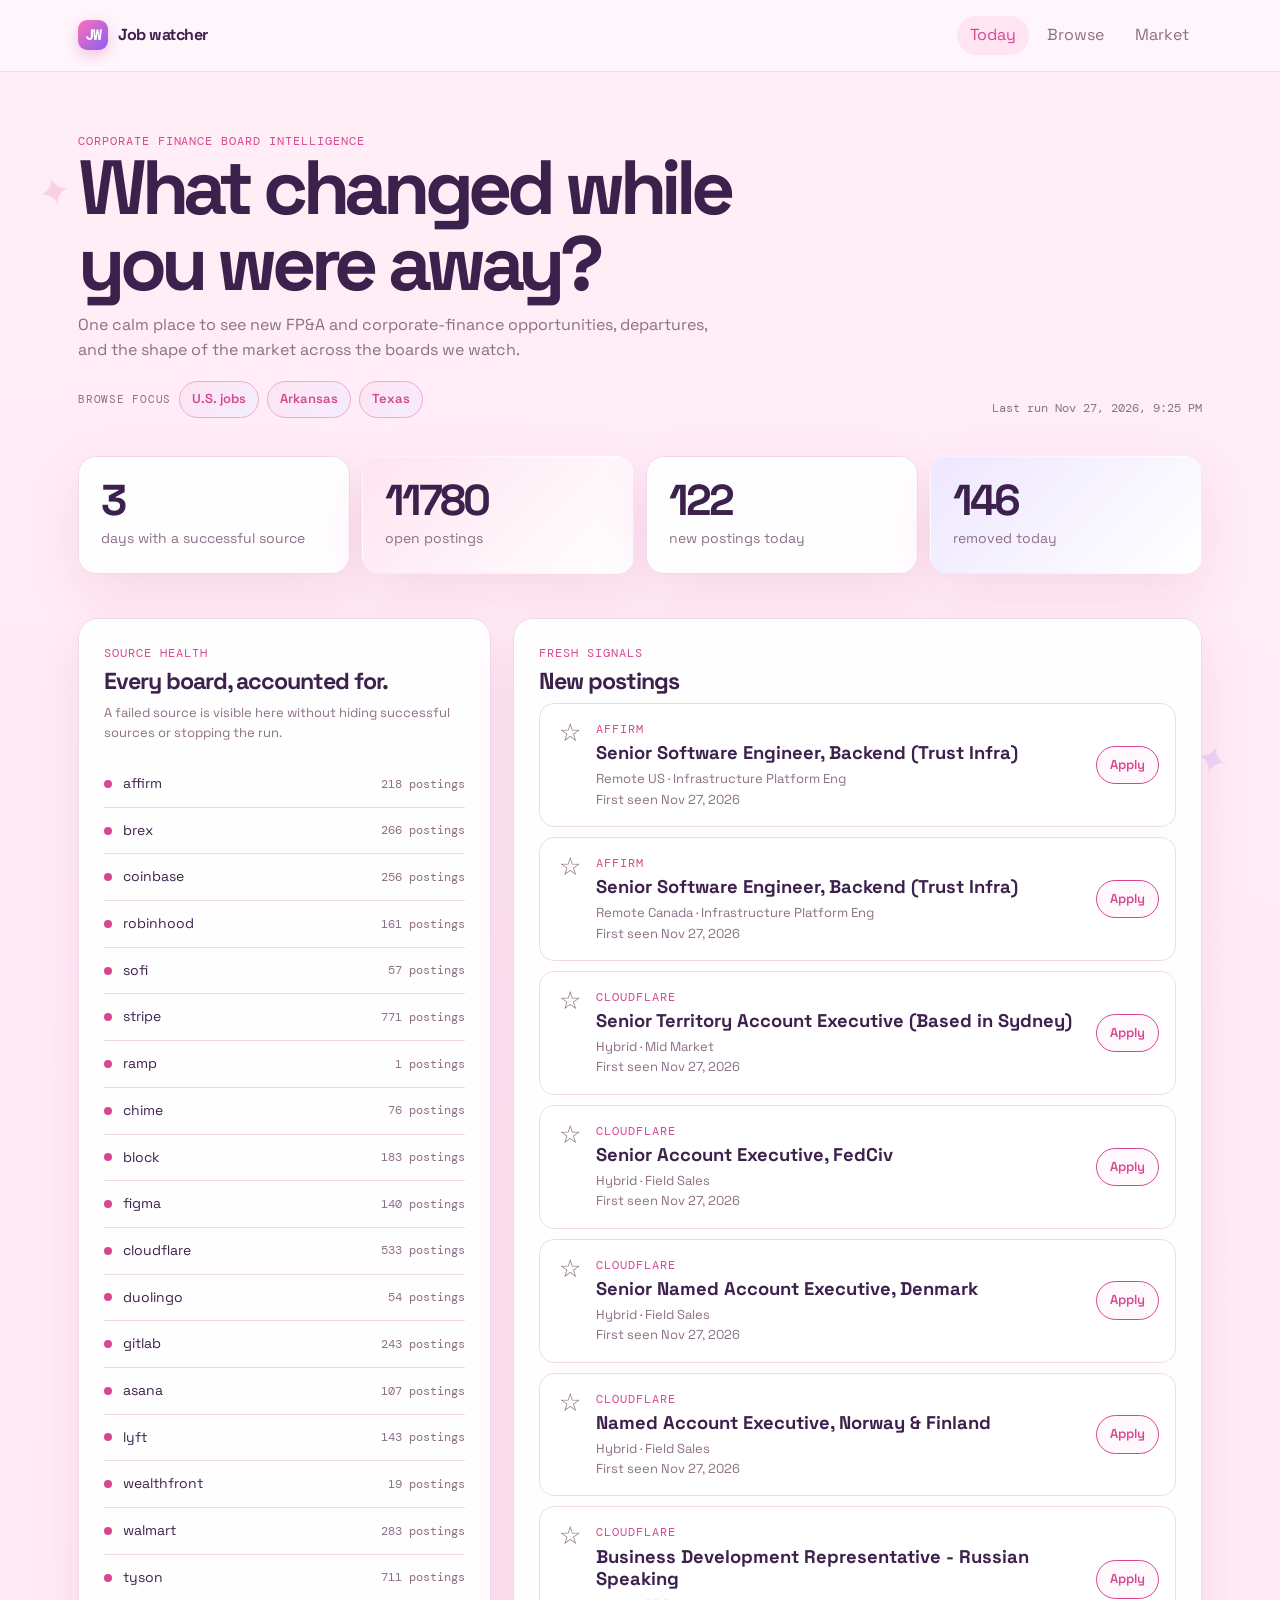
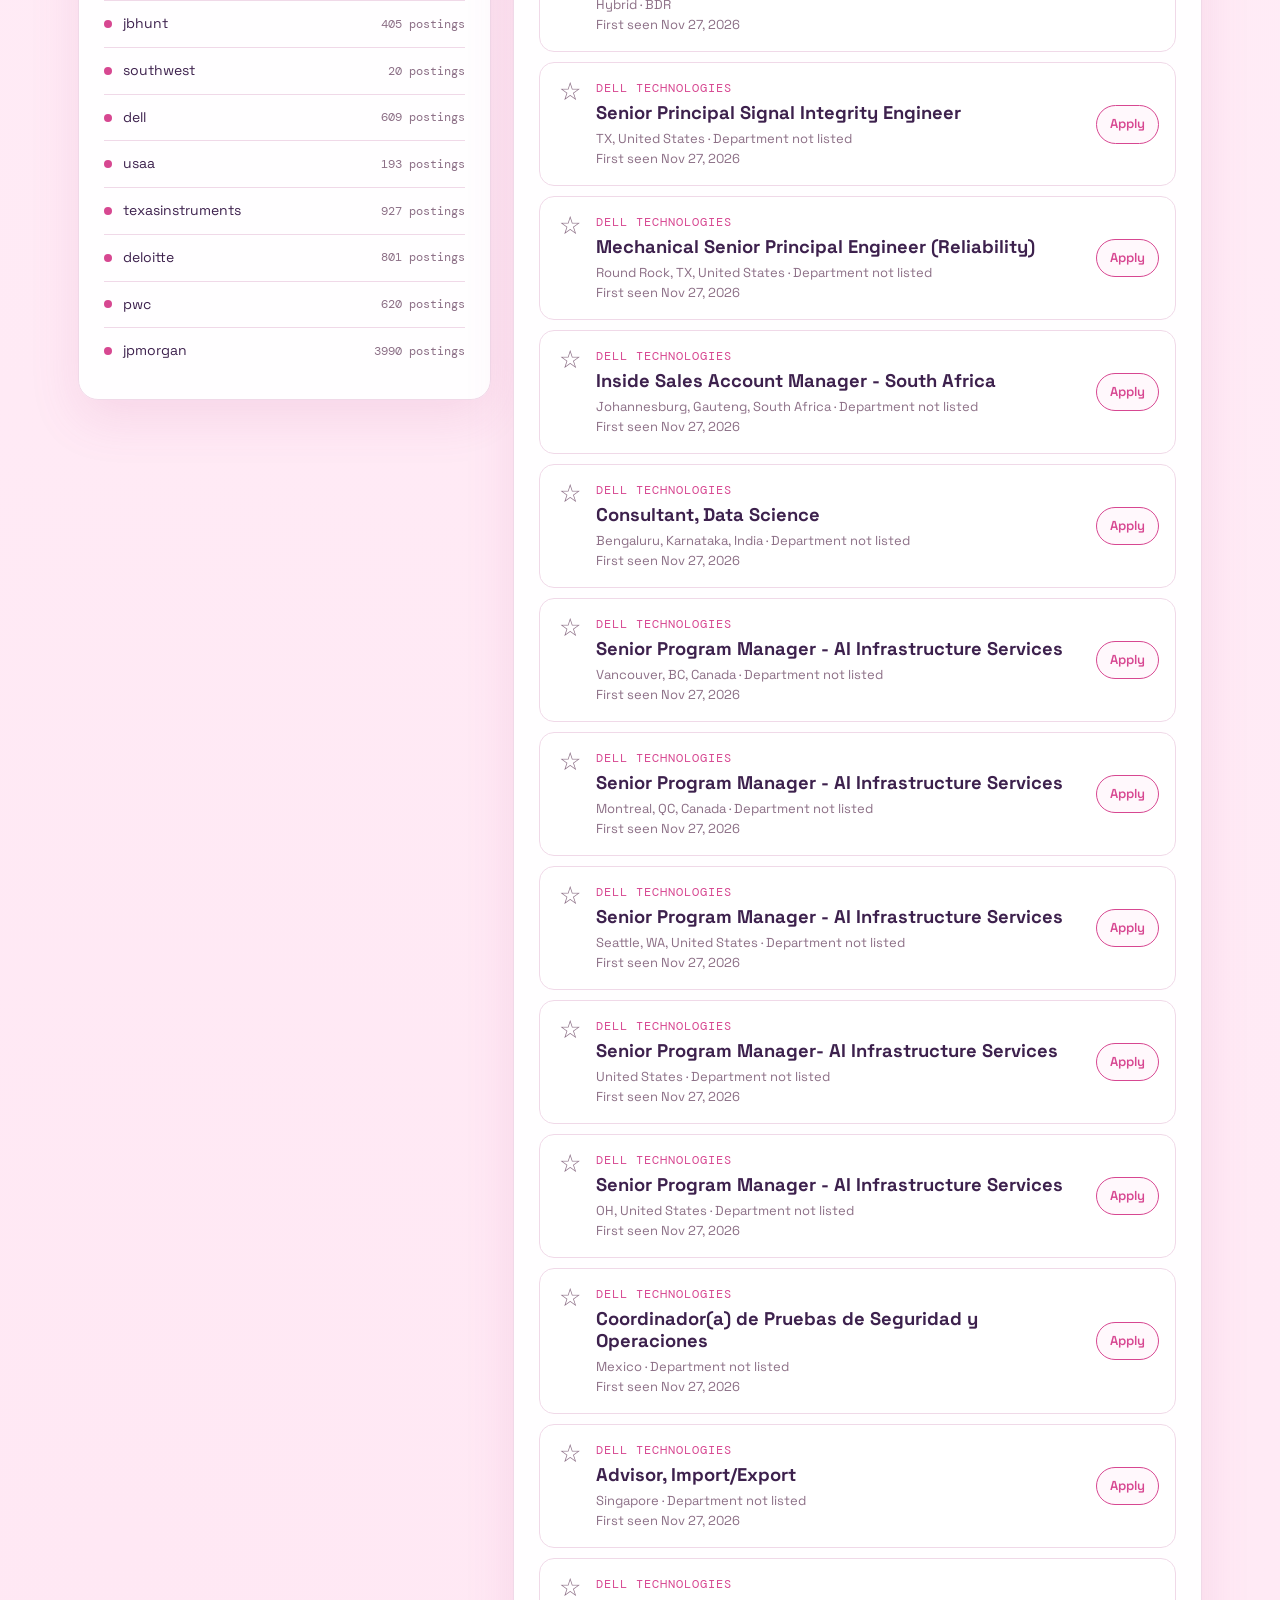
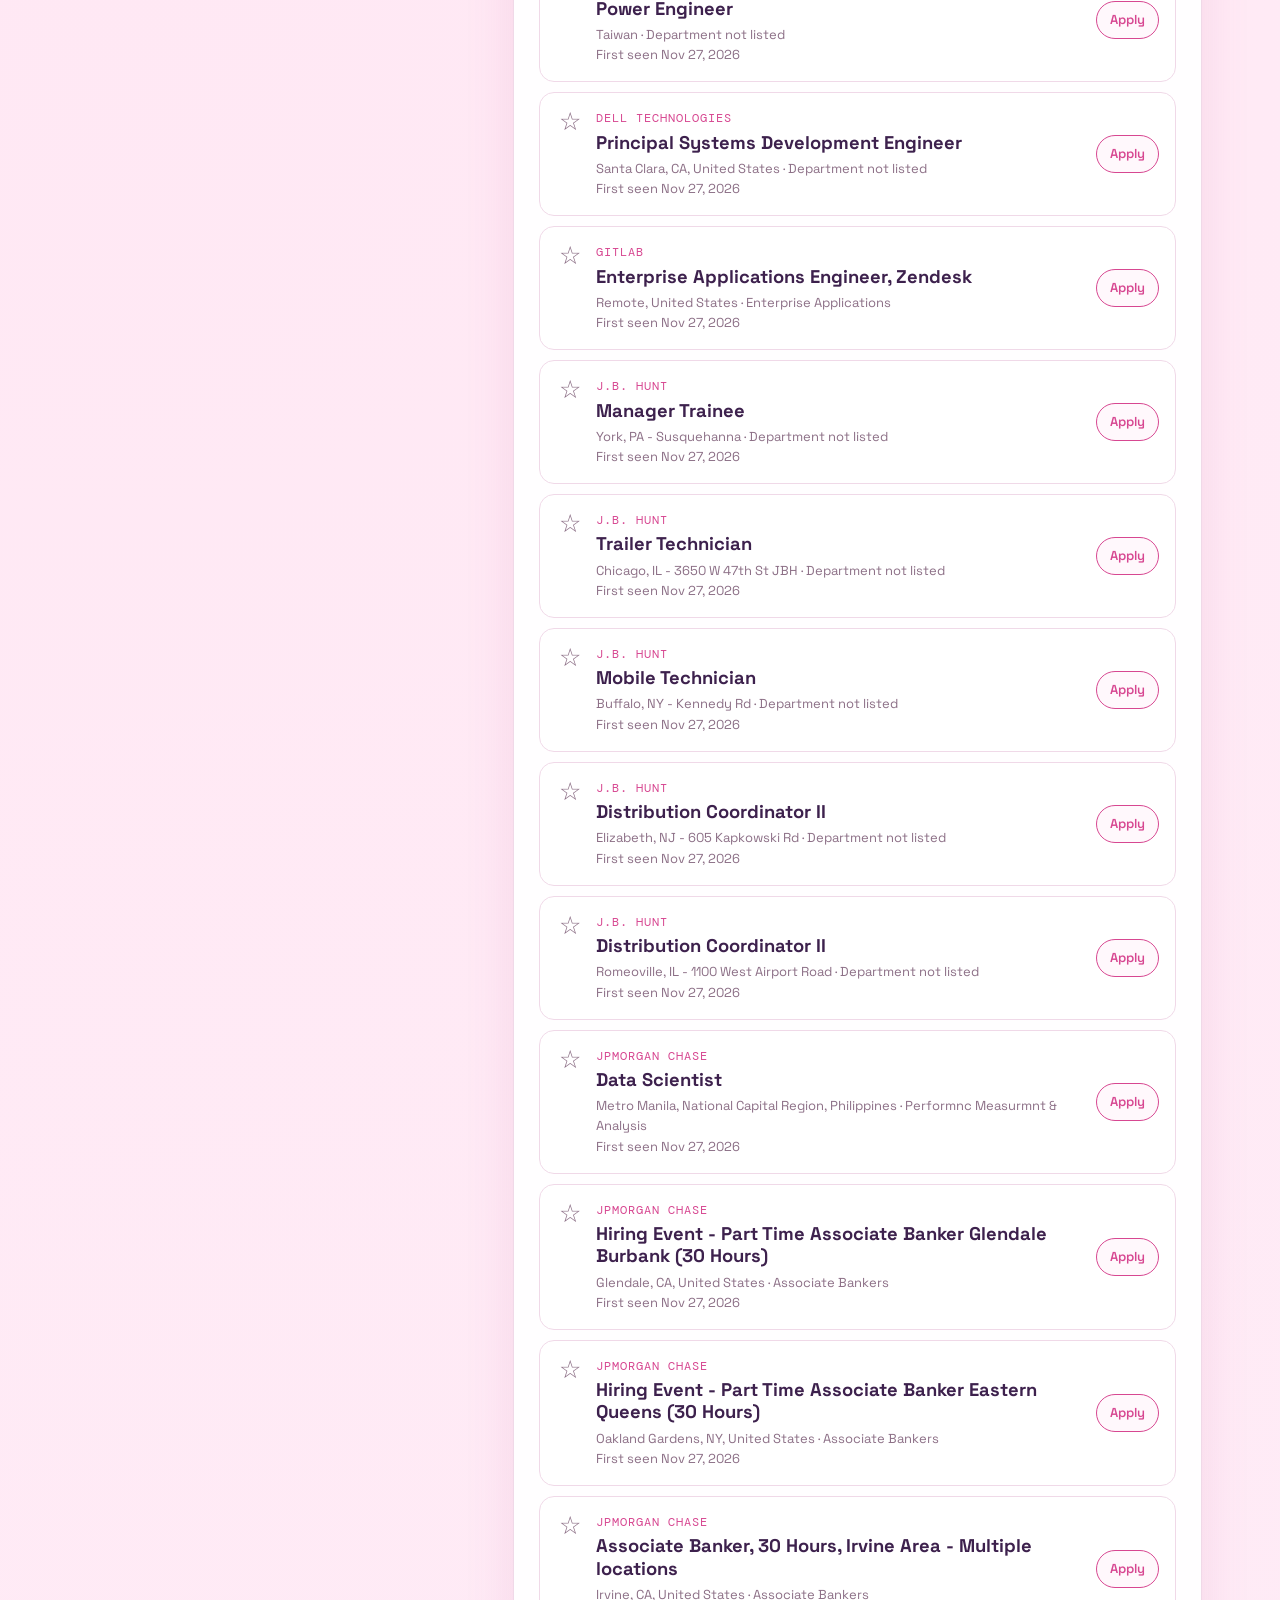
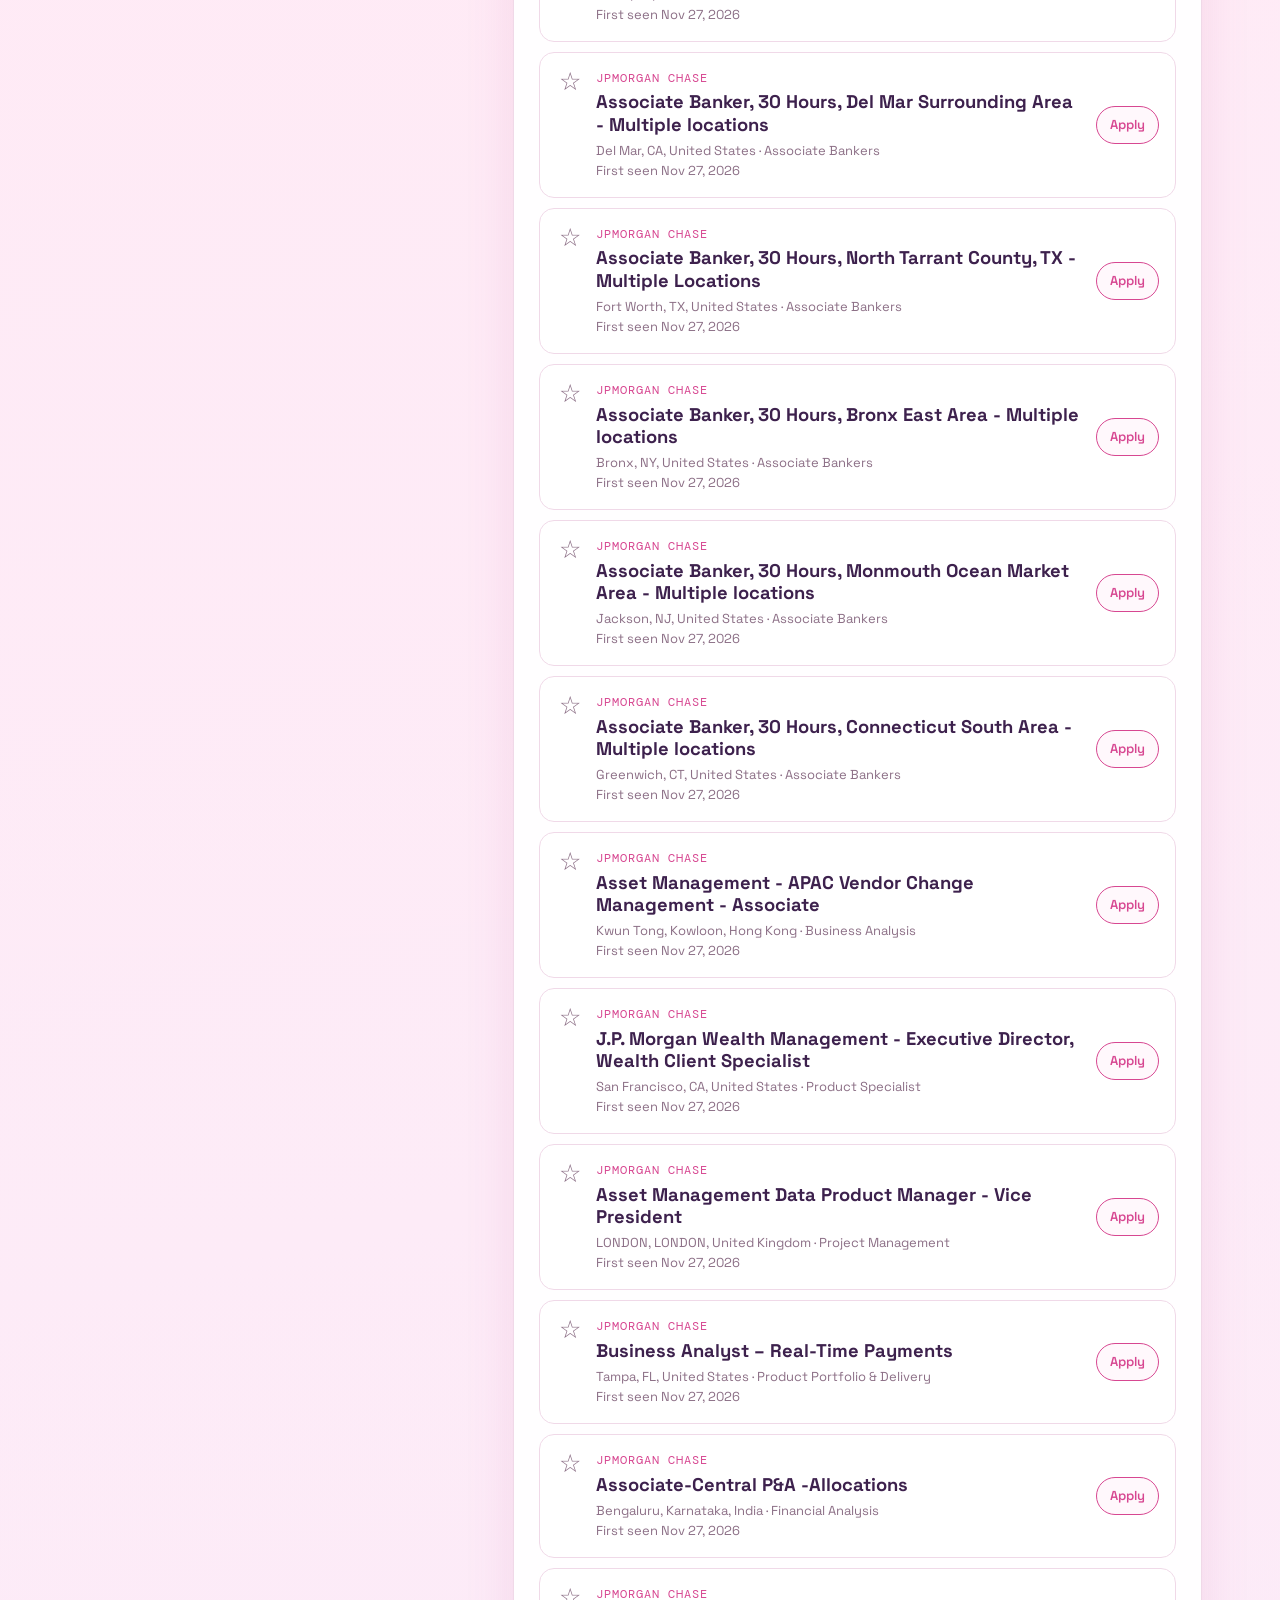
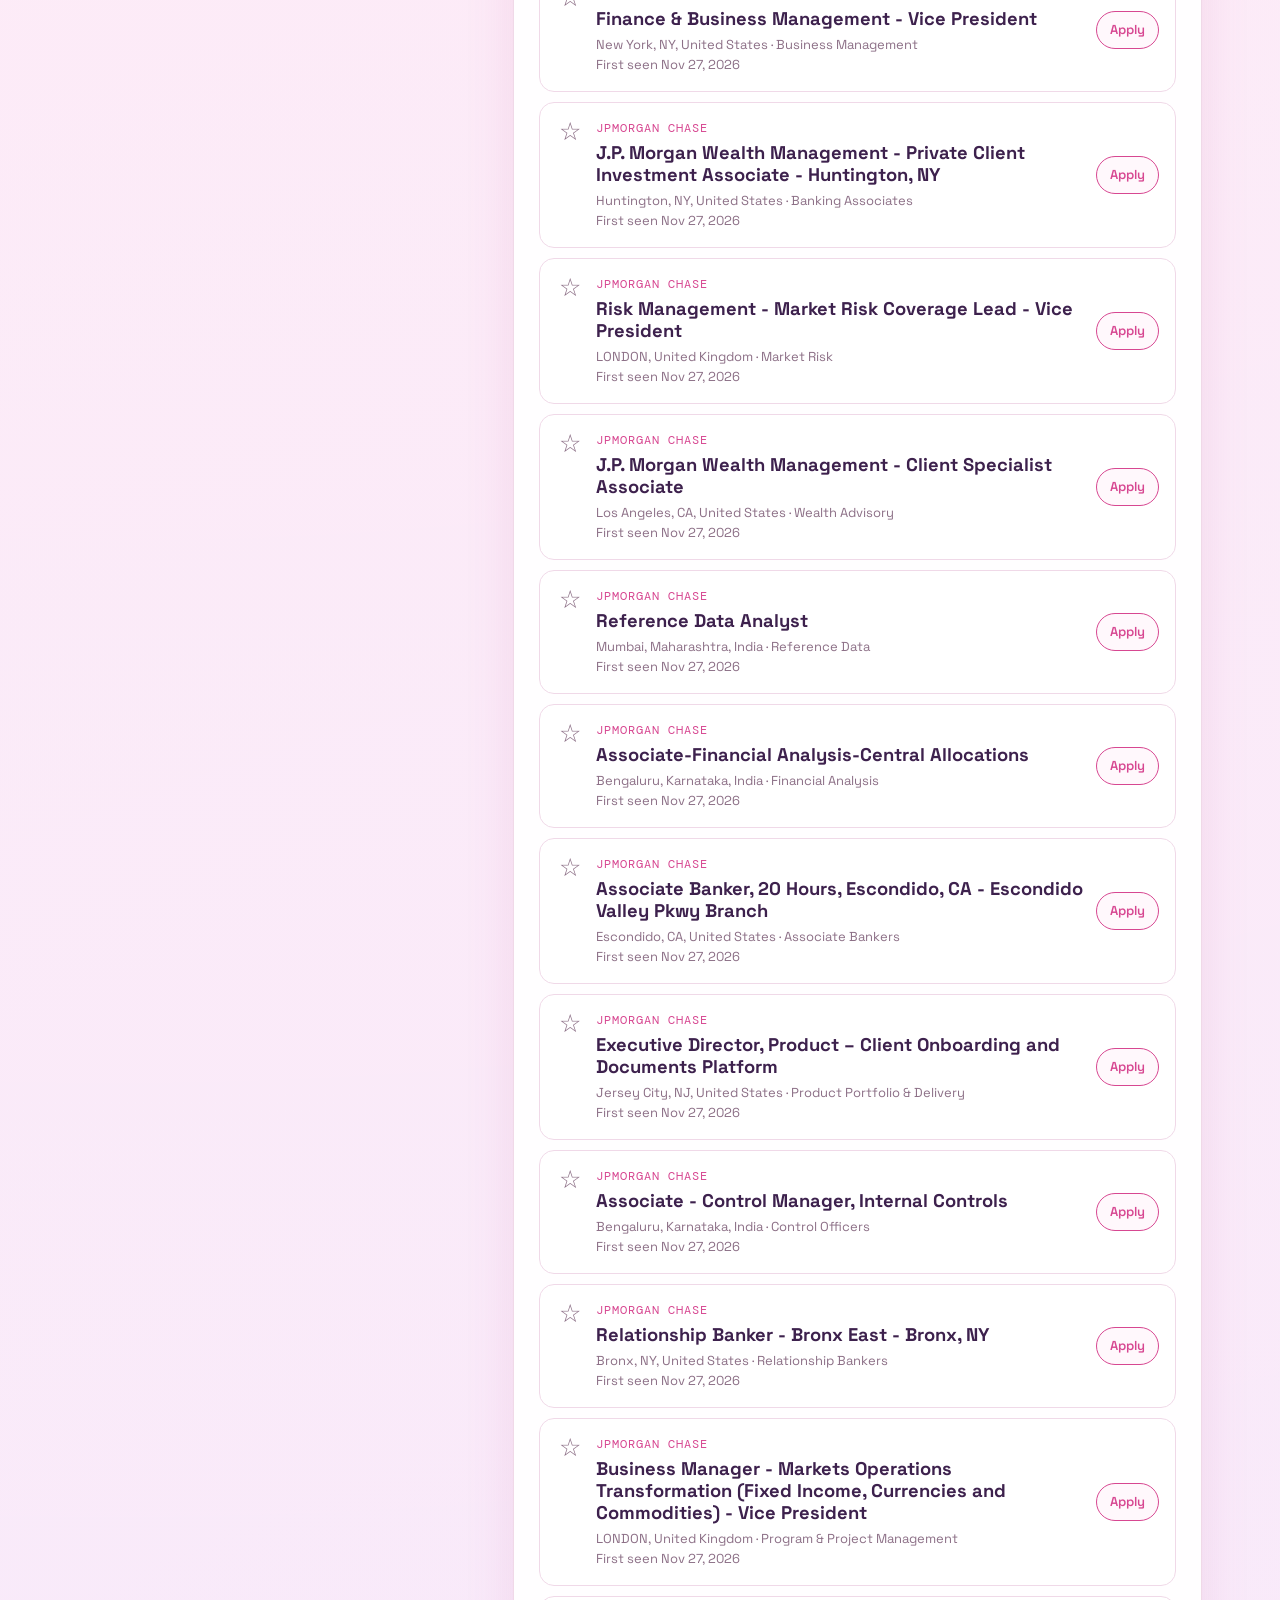
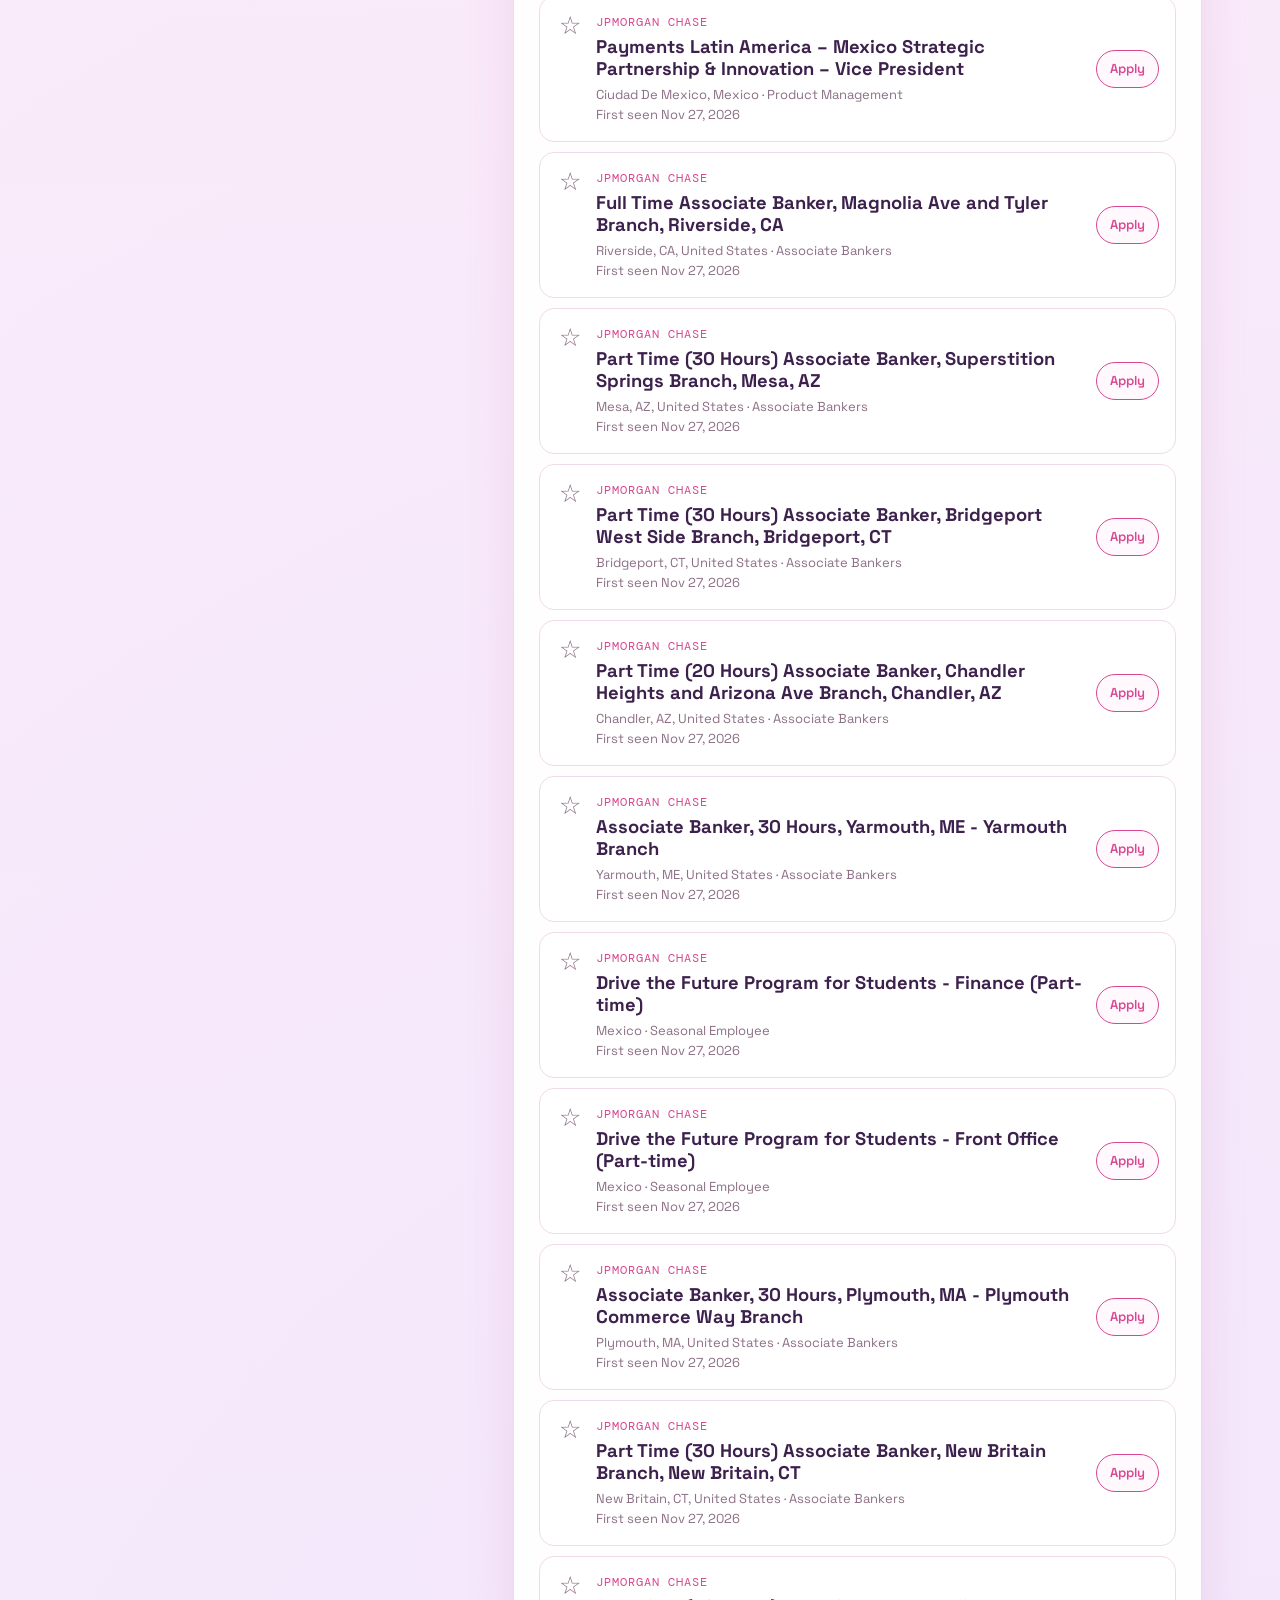
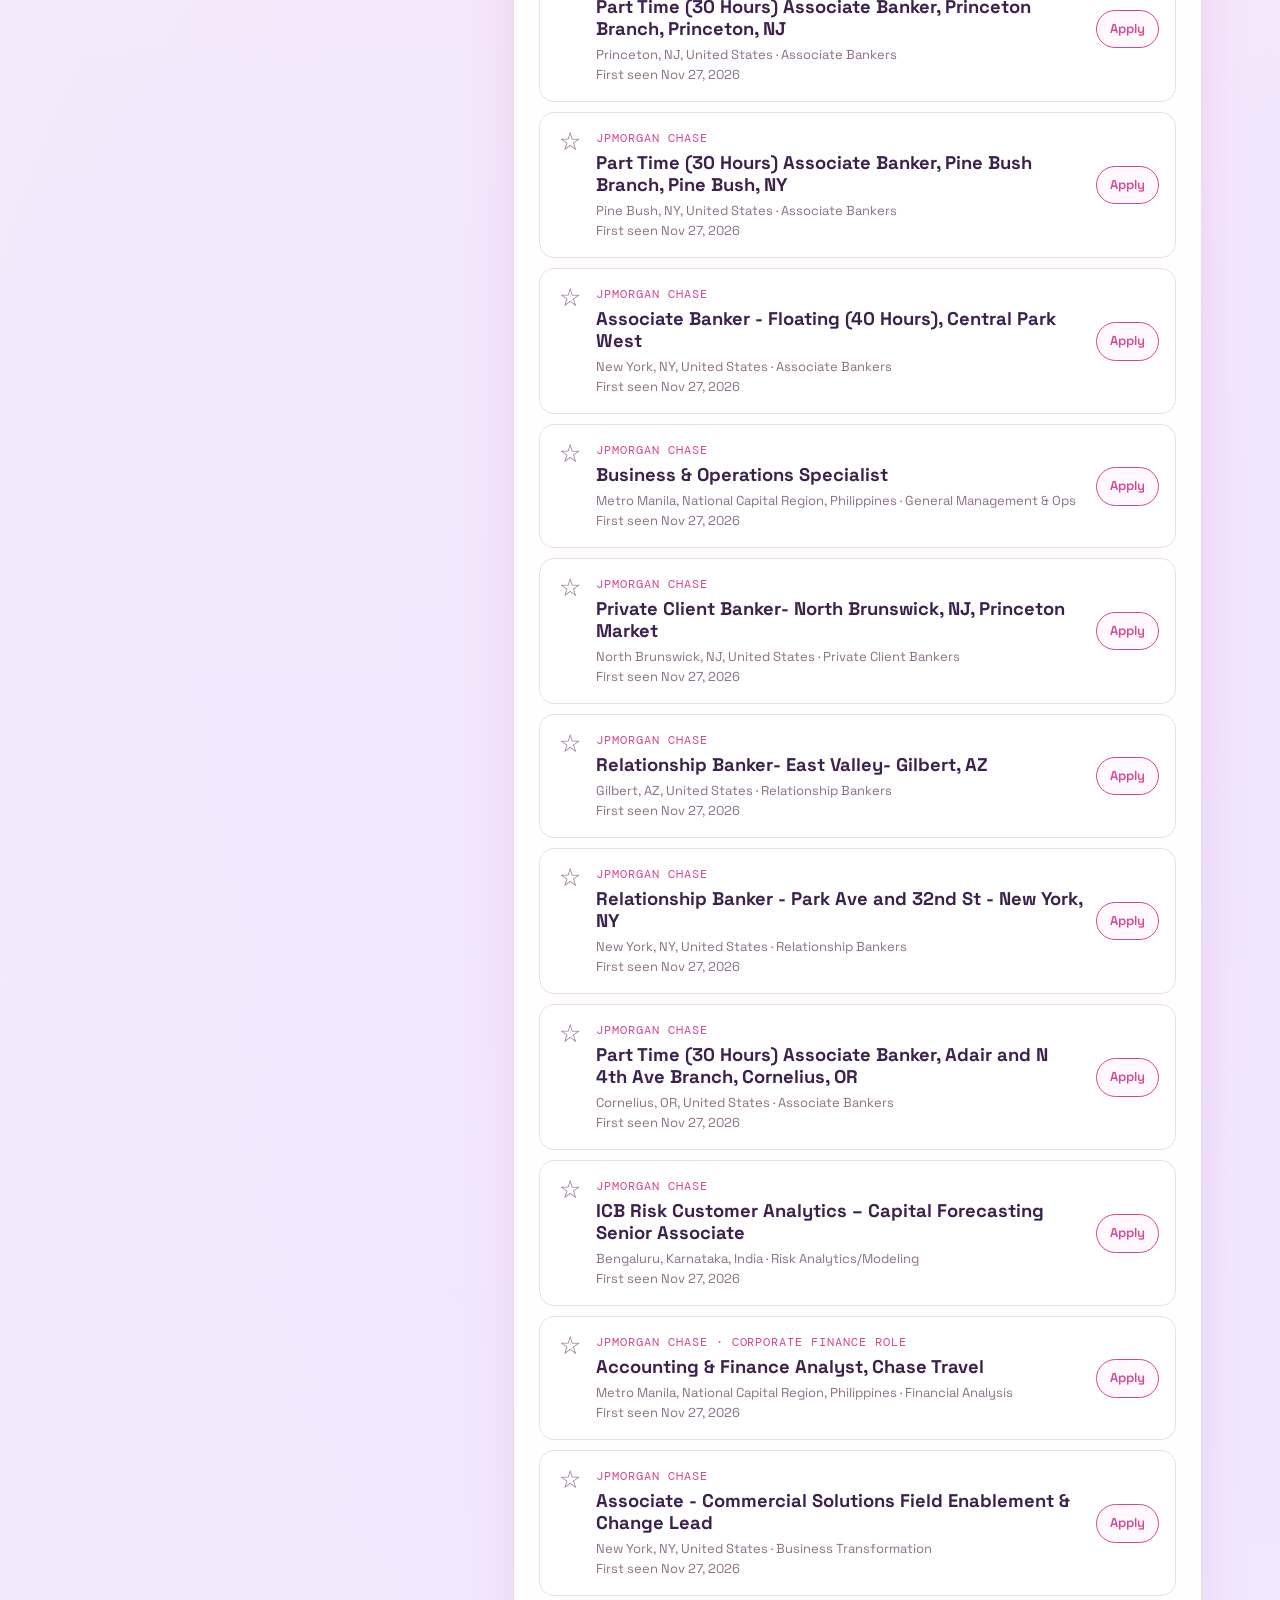
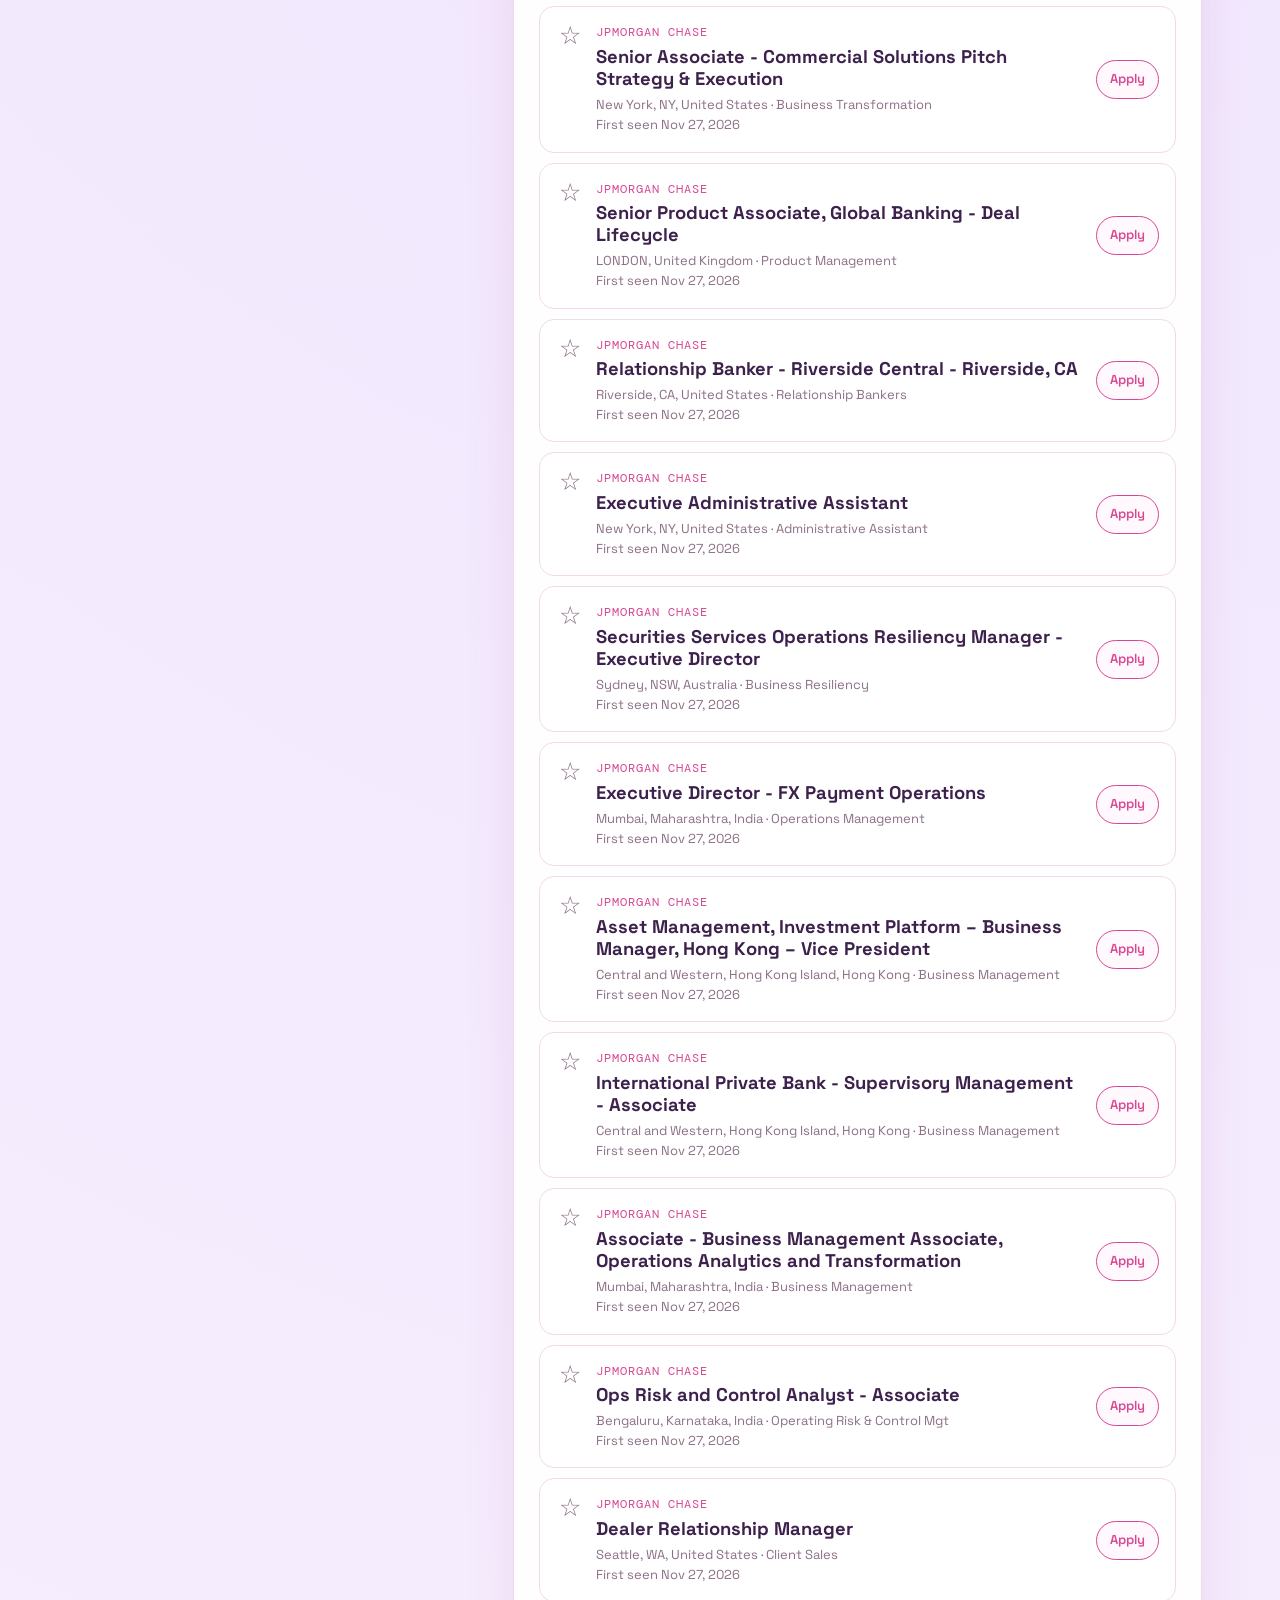
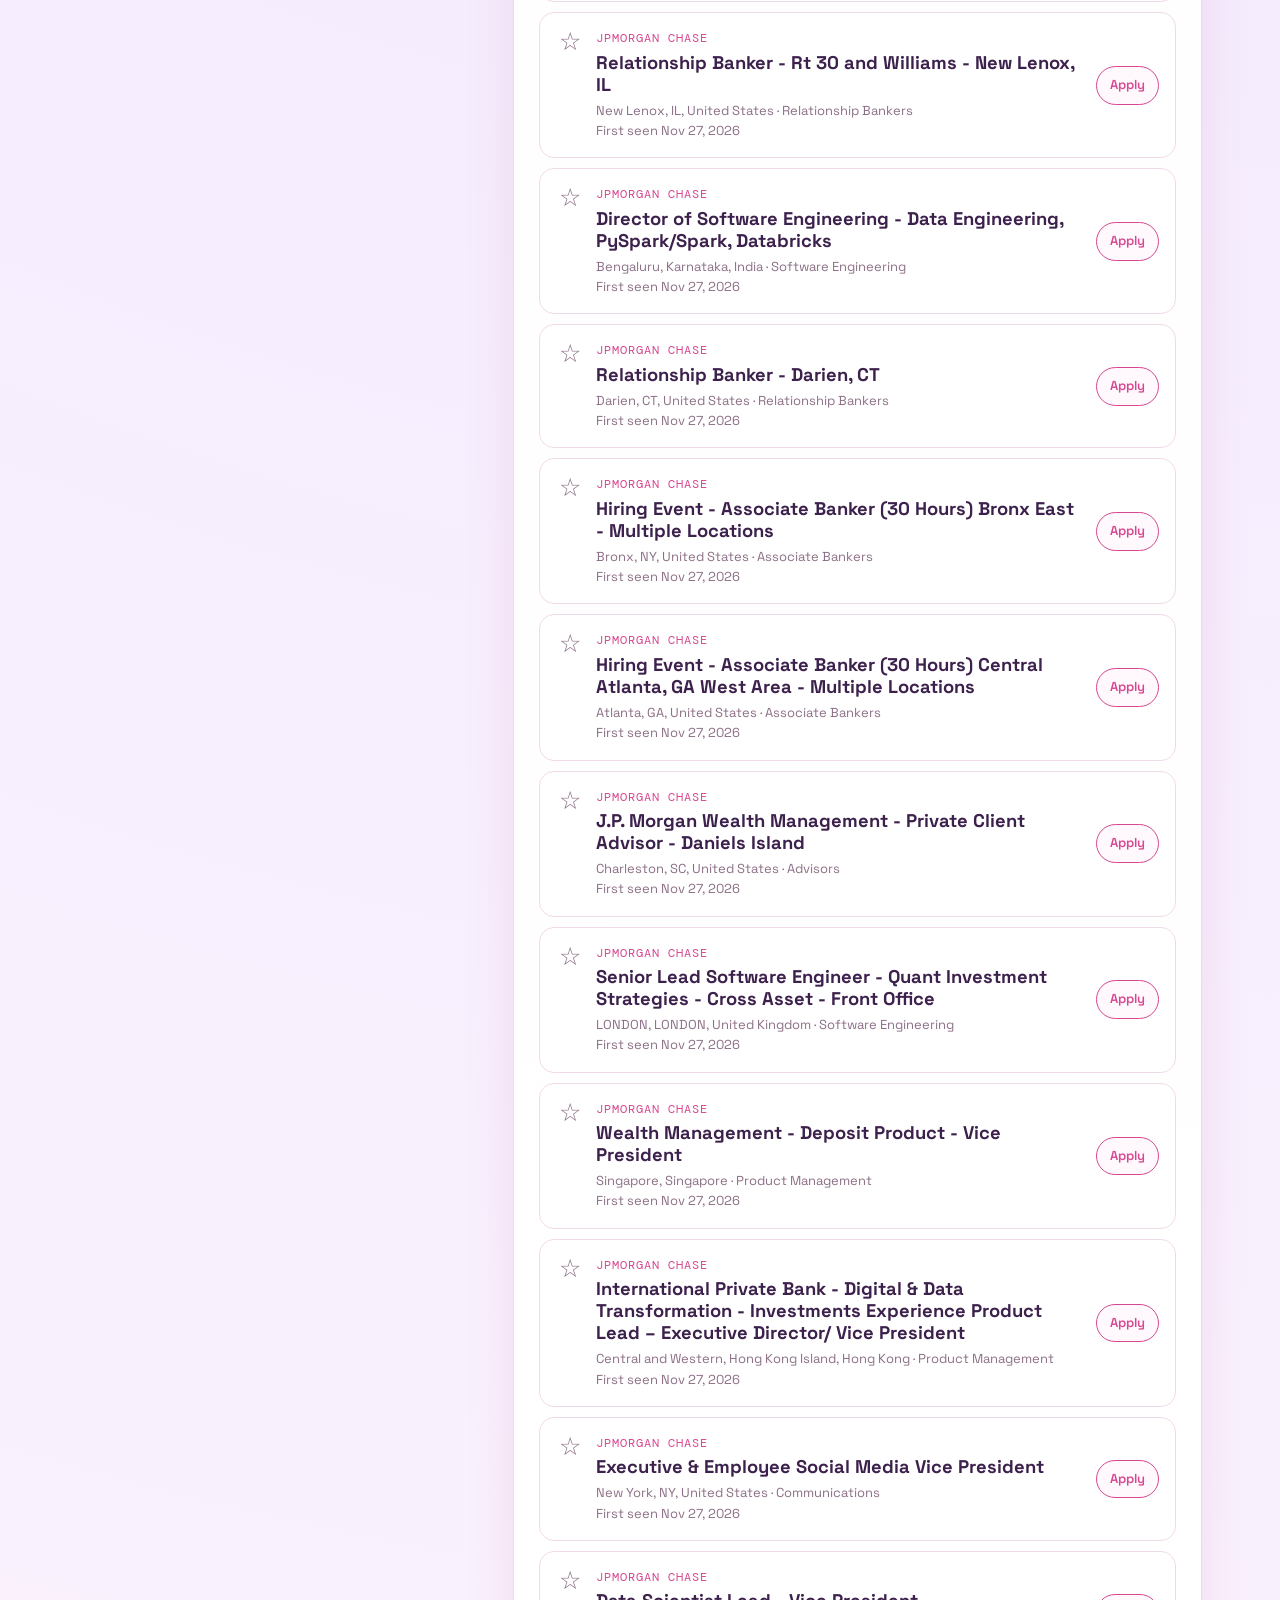
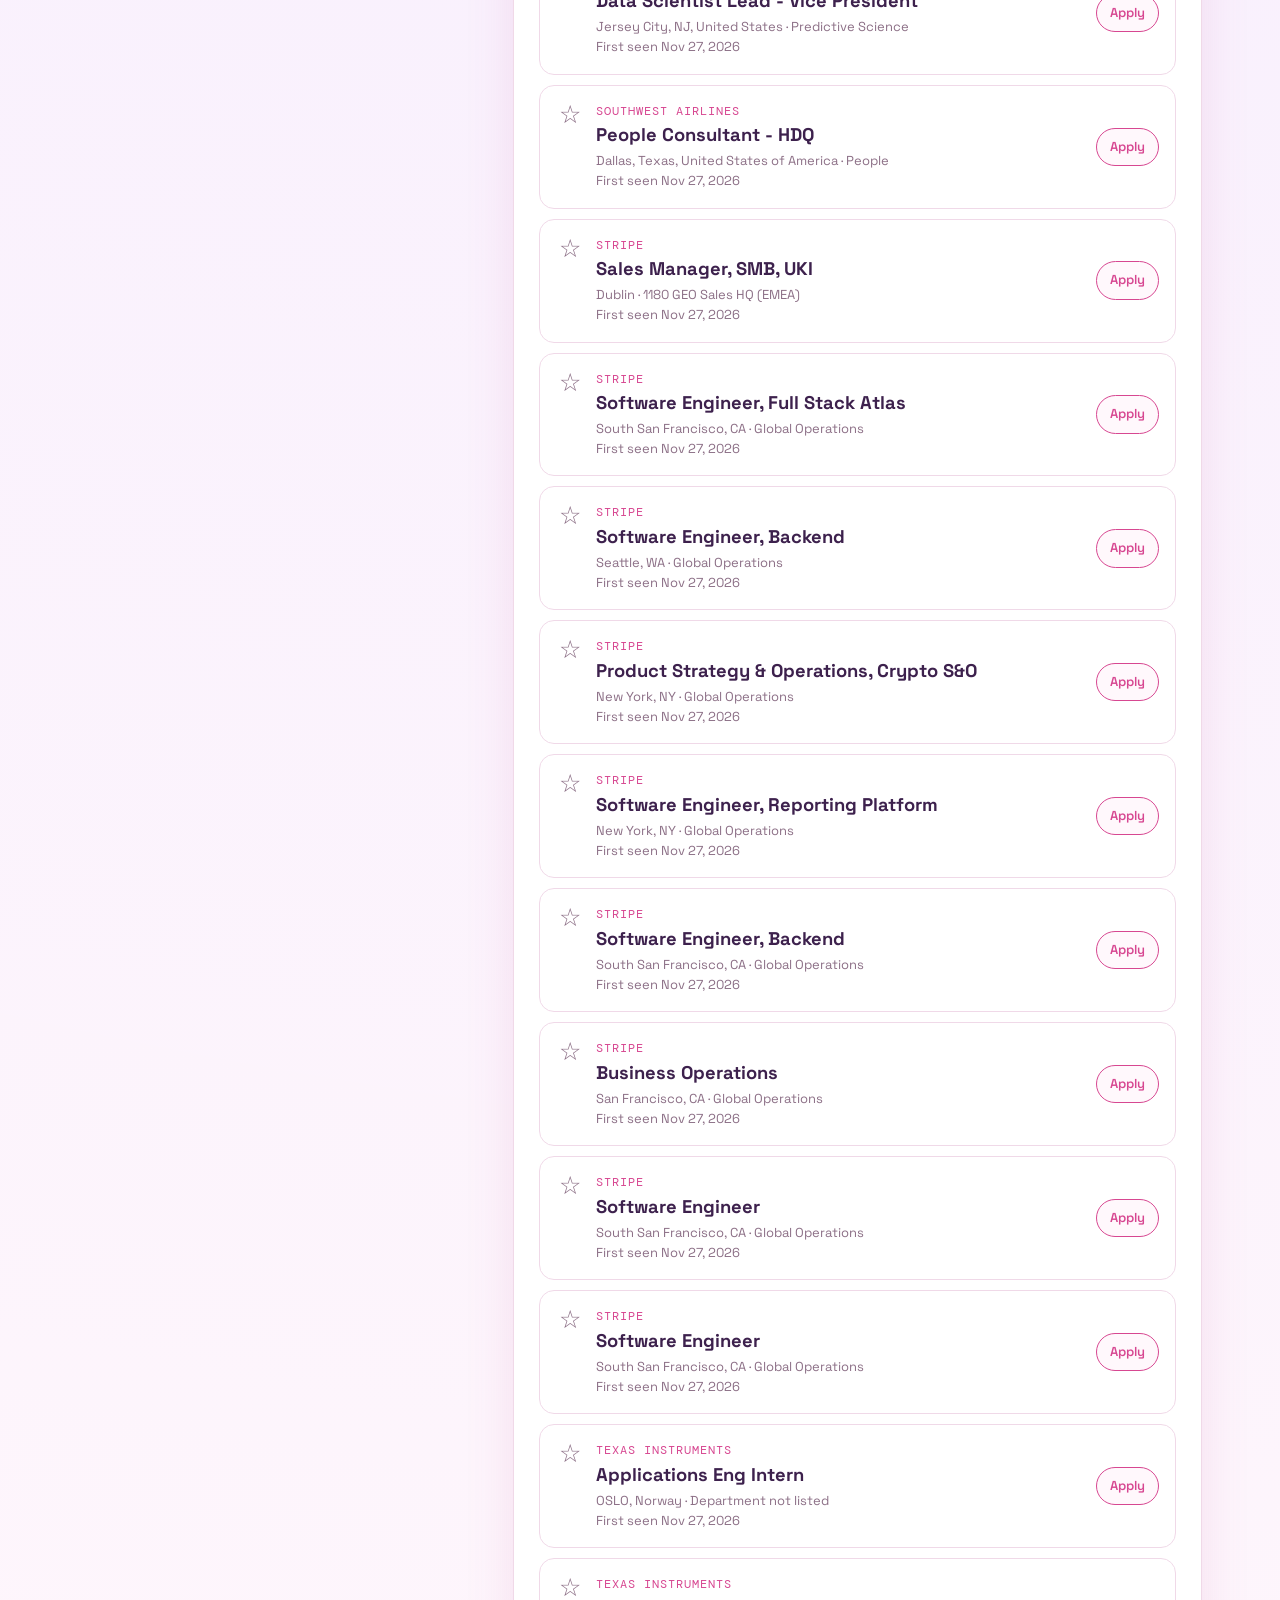
<file: index.html>
<!doctype html>
<html lang="en">
<head>
  <meta charset="utf-8"><meta name="viewport" content="width=device-width, initial-scale=1">
  <meta name="theme-color" content="#087f80"><meta name="description" content="A daily, reproducible view of corporate-finance job-board changes.">
  <link rel="manifest" href="manifest.webmanifest"><link rel="stylesheet" href="styles.css"><title>Job watcher · Today</title>
</head>
<body data-page="index">
  <header class="site-header"><nav class="nav"><a class="brand" href="index.html"><span class="brand-mark">JW</span><span>Job watcher</span></a><div class="nav-links"><a class="nav-link" data-page="index" href="index.html">Today</a><a class="nav-link" data-page="browse" href="browse.html">Browse</a><a class="nav-link" data-page="market" href="market.html">Market</a></div></nav></header>
  <main class="main">
    <section class="hero"><div><div class="eyebrow">Corporate finance board intelligence</div><h1>What changed while you were away?</h1><p>One calm place to see new FP&amp;A and corporate-finance opportunities, departures, and the shape of the market across the boards we watch.</p><div class="focus-links"><span class="focus-label">Browse focus</span><a href="browse.html?region=us">U.S. jobs</a><a href="browse.html?region=arkansas">Arkansas</a><a href="browse.html?region=texas">Texas</a></div></div><div class="last-run" data-last-run>Loading latest run…</div></section>
    <section class="count-grid" aria-label="Latest run counts"><div class="count-card"><span class="count-number" data-count="days">—</span><span class="count-label">days with a successful source</span></div><div class="count-card"><span class="count-number" data-count="open">—</span><span class="count-label">open postings</span></div><div class="count-card"><span class="count-number" data-count="new">—</span><span class="count-label">new postings today</span></div><div class="count-card"><span class="count-number" data-count="removed">—</span><span class="count-label">removed today</span></div></section>
    <section class="layout-two"><div class="panel"><div class="eyebrow">Source health</div><h2>Every board, accounted for.</h2><p class="posting-meta">A failed source is visible here without hiding successful sources or stopping the run.</p><ul class="source-list" data-sources></ul></div><div class="panel"><div class="eyebrow">Fresh signals</div><h2>New postings</h2><div class="posting-list" data-new-list></div><div class="eyebrow" style="margin-top:32px">Departures</div><h2>Removed postings</h2><div class="posting-list" data-removed-list></div></div></section>
  </main>
  <footer class="site-footer">Raw snapshots are replayed into history. All calculations on this site happen in your browser.</footer>
  <script src="app.js"></script>
</body>
</html>
</file>
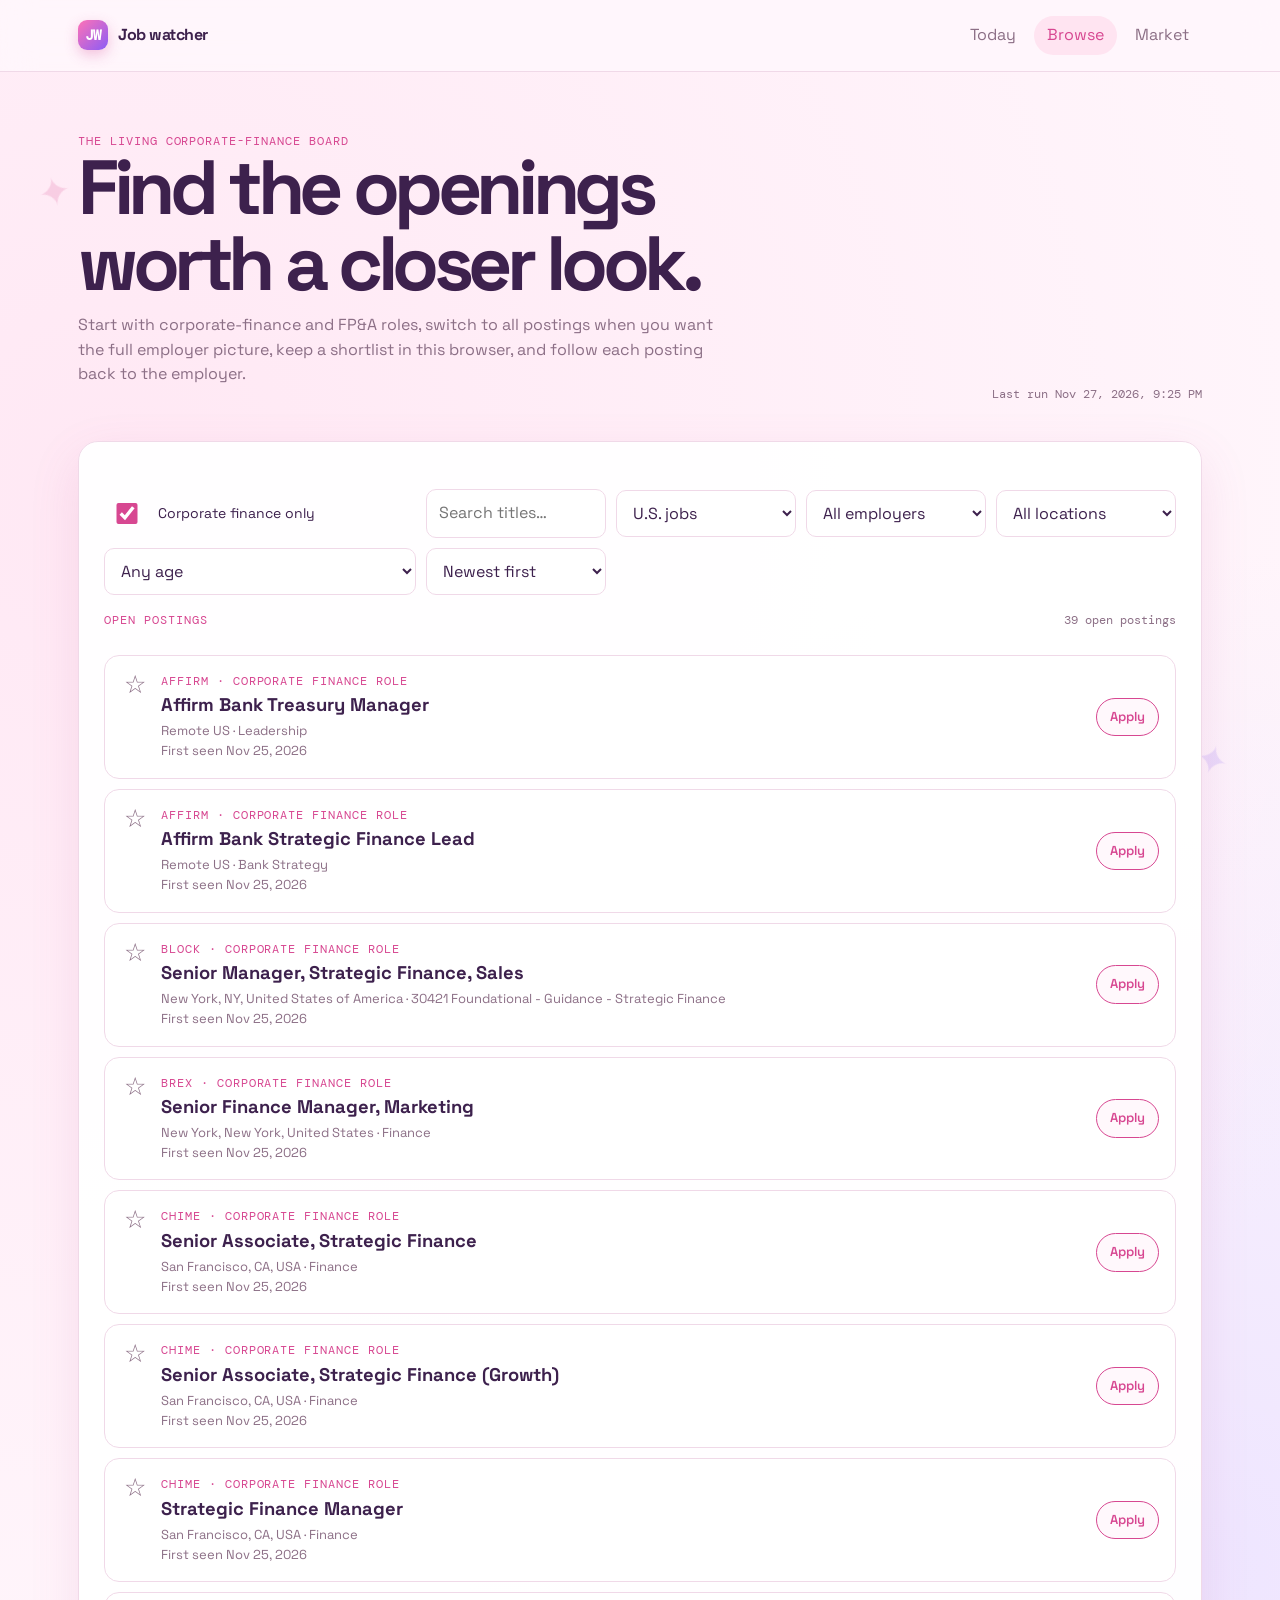
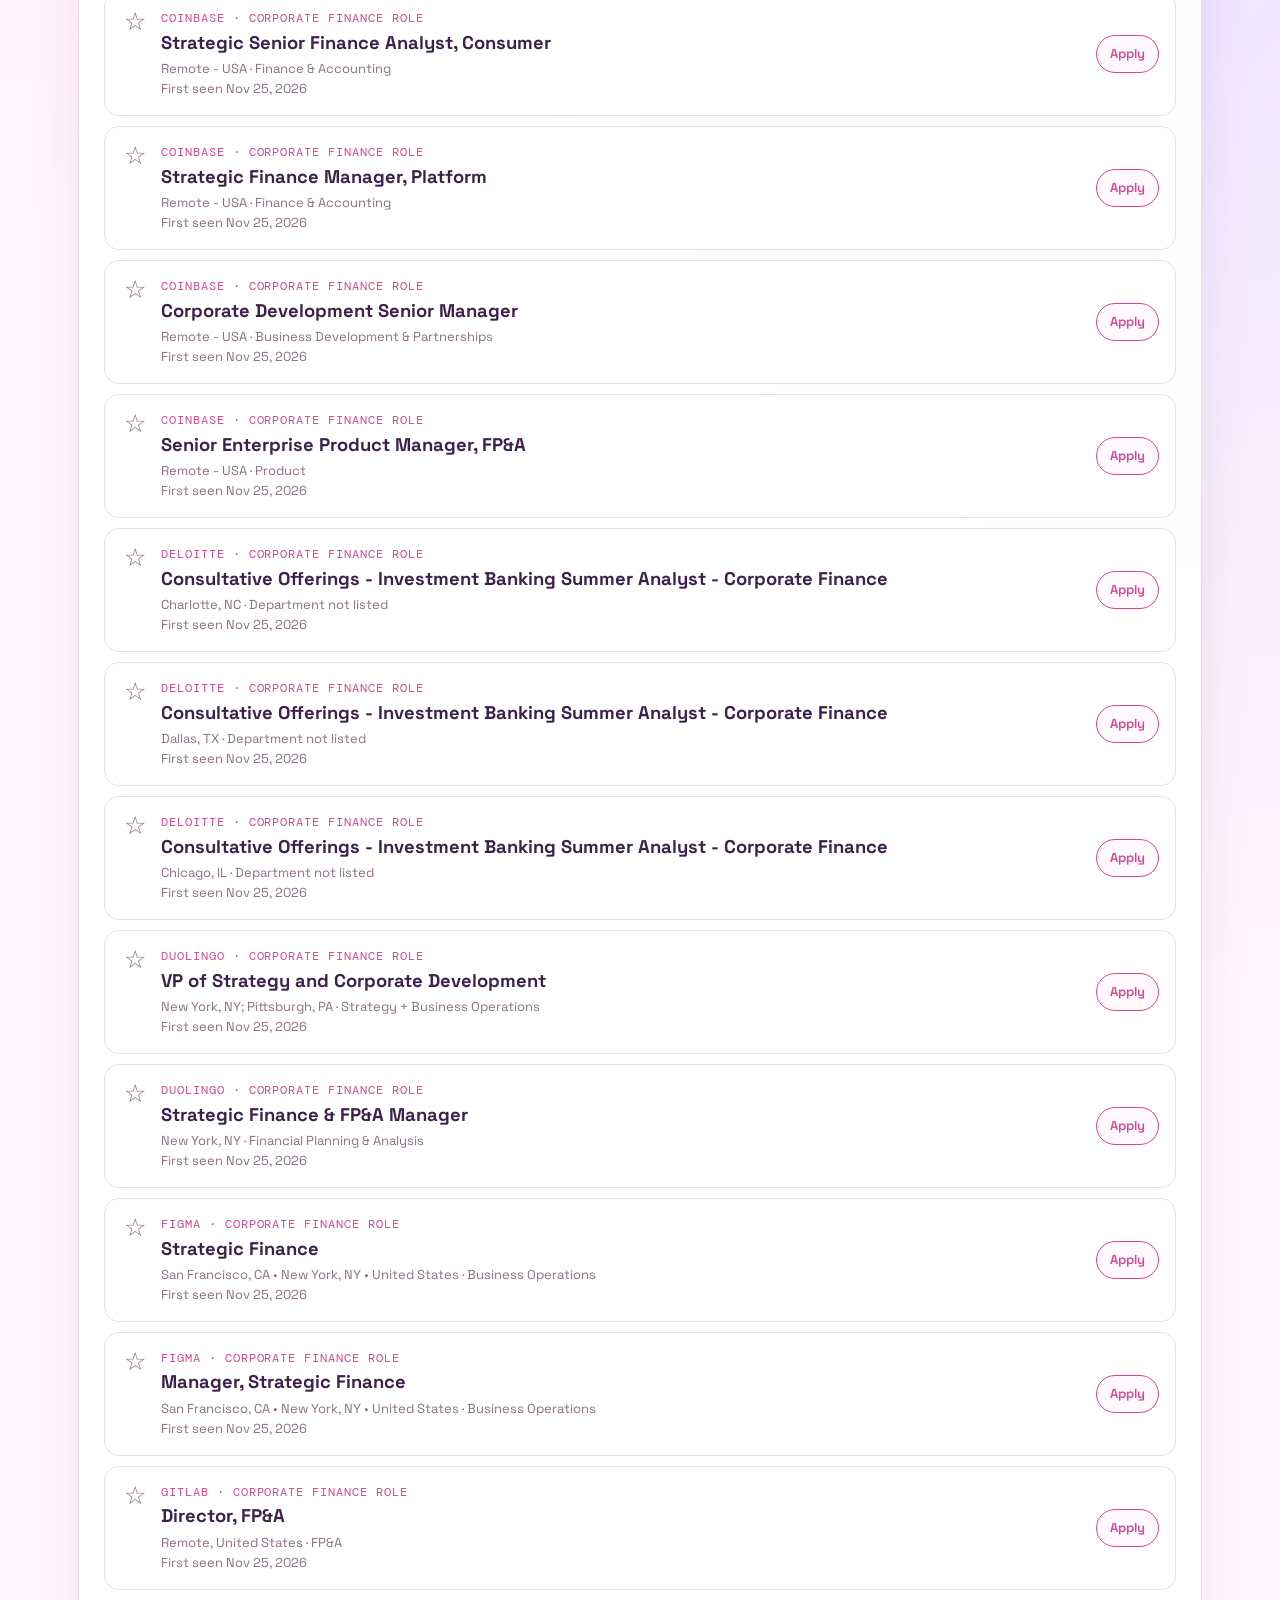
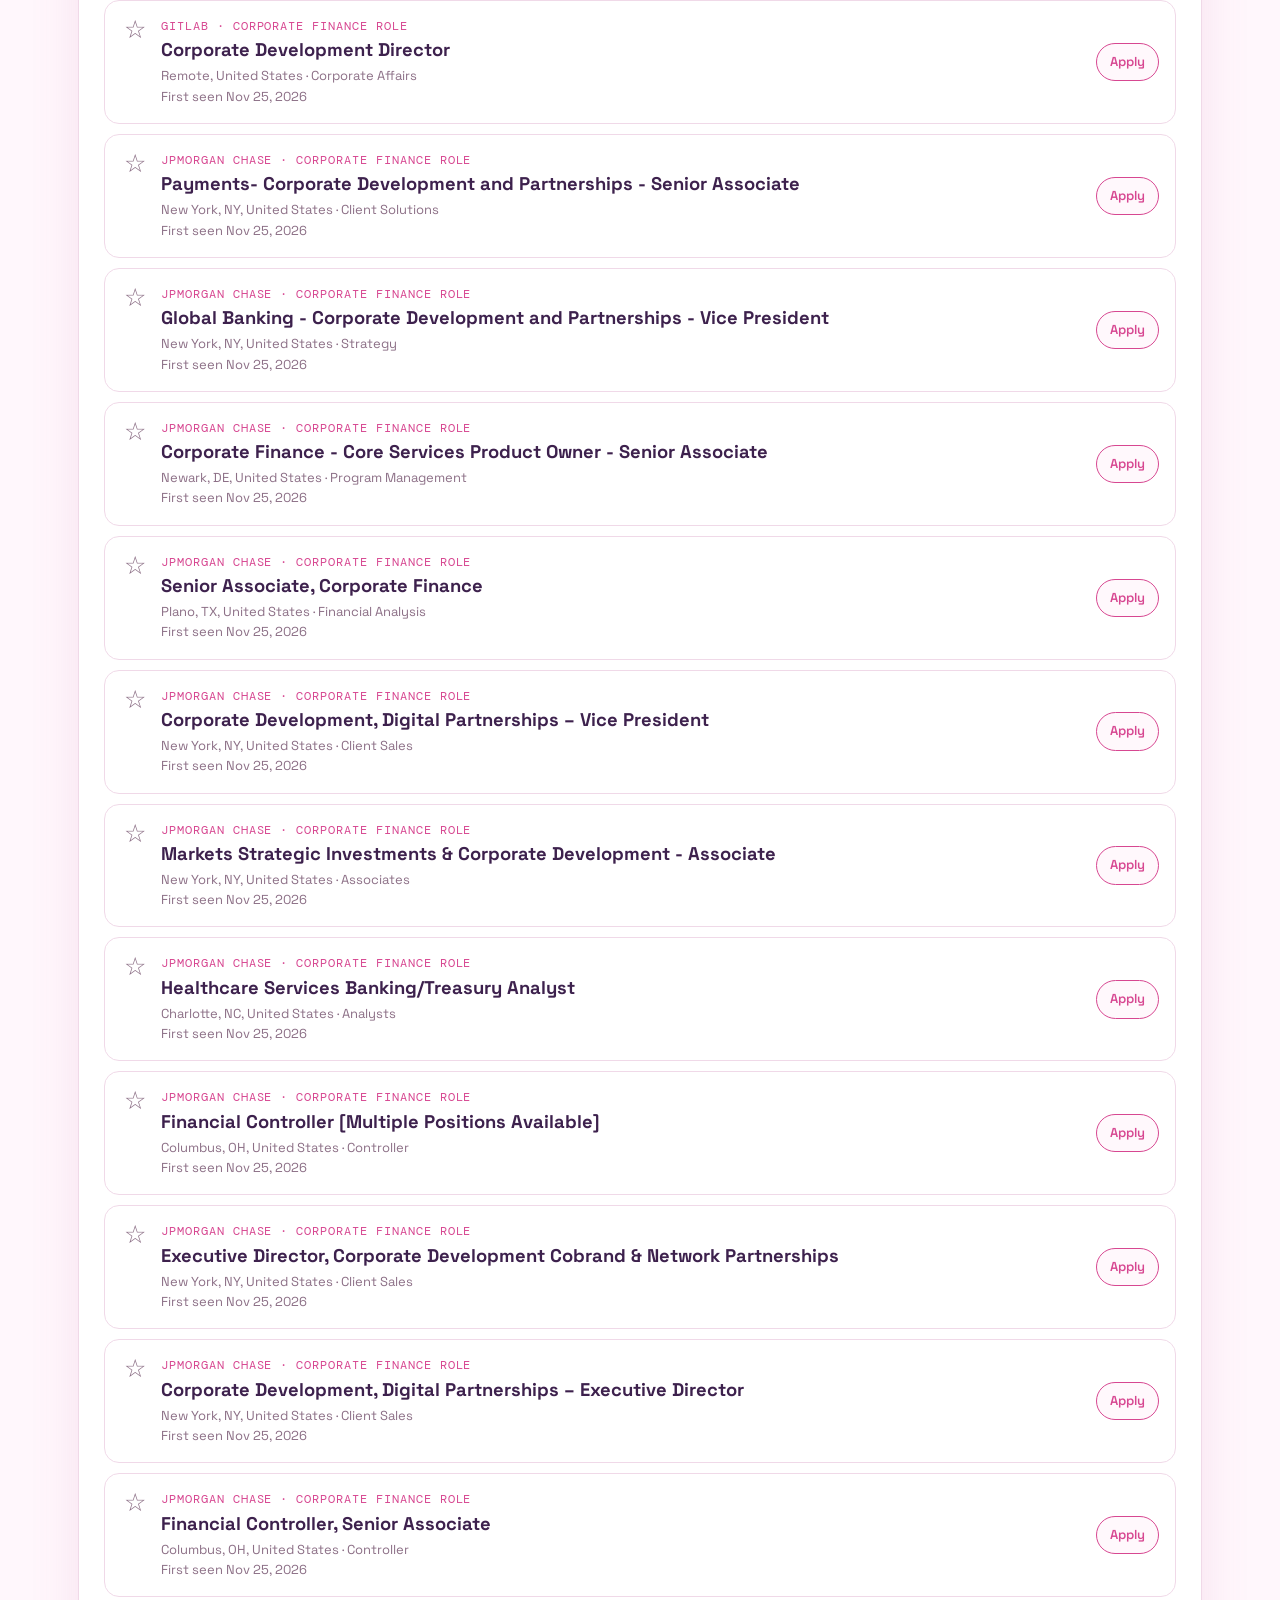
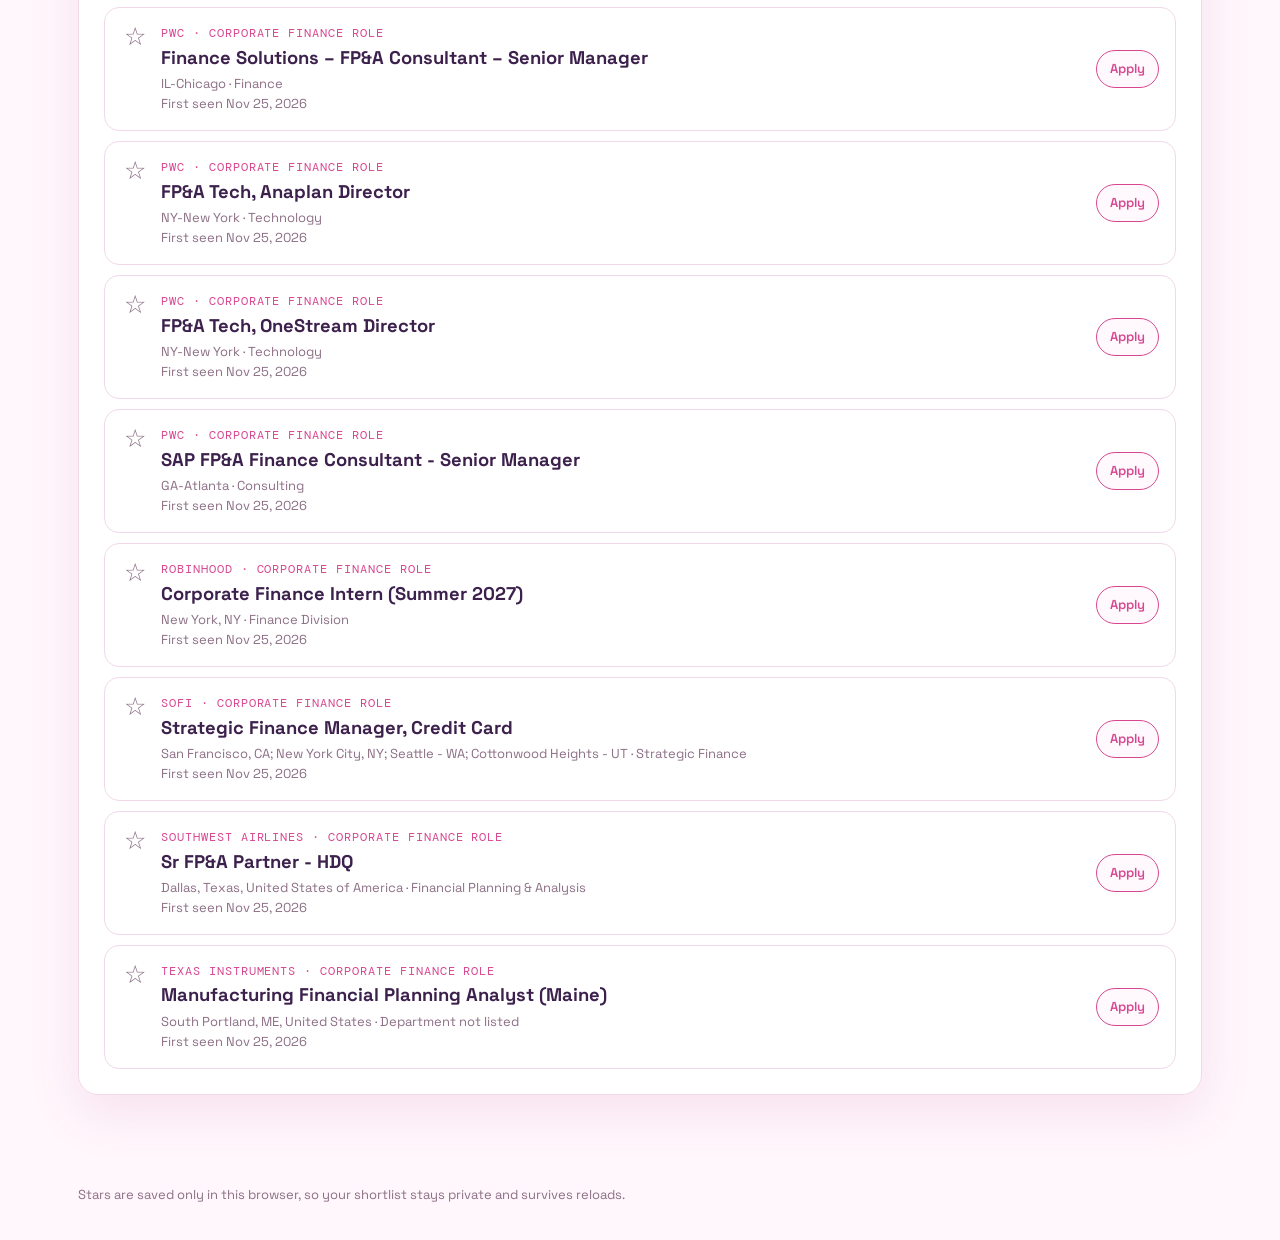
<file: browse.html>
<!doctype html>
<html lang="en">
<head>
  <meta charset="utf-8"><meta name="viewport" content="width=device-width, initial-scale=1">
  <meta name="theme-color" content="#087f80"><link rel="manifest" href="manifest.webmanifest"><link rel="stylesheet" href="styles.css"><title>Job watcher · Browse</title>
</head>
<body data-page="browse">
  <header class="site-header"><nav class="nav"><a class="brand" href="index.html"><span class="brand-mark">JW</span><span>Job watcher</span></a><div class="nav-links"><a class="nav-link" data-page="index" href="index.html">Today</a><a class="nav-link" data-page="browse" href="browse.html">Browse</a><a class="nav-link" data-page="market" href="market.html">Market</a></div></nav></header>
  <main class="main"><section class="hero"><div><div class="eyebrow">The living corporate-finance board</div><h1>Find the openings worth a closer look.</h1><p>Start with corporate-finance and FP&amp;A roles, switch to all postings when you want the full employer picture, keep a shortlist in this browser, and follow each posting back to the employer.</p></div><div class="last-run" data-last-run>Loading latest run…</div></section>
    <section class="panel"><div class="toolbar"><label class="switch-field"><input id="role-switch" type="checkbox" checked> Corporate finance only</label><input class="field search" id="title-search" type="search" placeholder="Search titles…" aria-label="Search titles"><select class="field" id="region-filter" aria-label="Focus by region"><option value="us">U.S. jobs</option><option value="arkansas">Arkansas</option><option value="texas">Texas</option><option value="">All regions</option></select><select class="field" id="employer-filter" aria-label="Filter by employer"><option value="">All employers</option></select><select class="field" id="location-filter" aria-label="Filter by exact location"><option value="">All locations</option></select><select class="field" id="days-filter" aria-label="Filter by days open"><option value="all">Any age</option><option value="0-7">0–7 days</option><option value="8-30">8–30 days</option><option value="31+">31+ days</option></select><select class="field" id="sort-order" aria-label="Sort by first seen"><option value="newest">Newest first</option><option value="oldest">Oldest first</option></select></div><div class="browse-meta"><div class="eyebrow">Open postings</div><p data-browse-count>Loading…</p></div><div class="posting-list" data-browse-list></div></section>
  </main>
  <footer class="site-footer">Stars are saved only in this browser, so your shortlist stays private and survives reloads.</footer>
  <script src="app.js"></script>
</body>
</html>
</file>
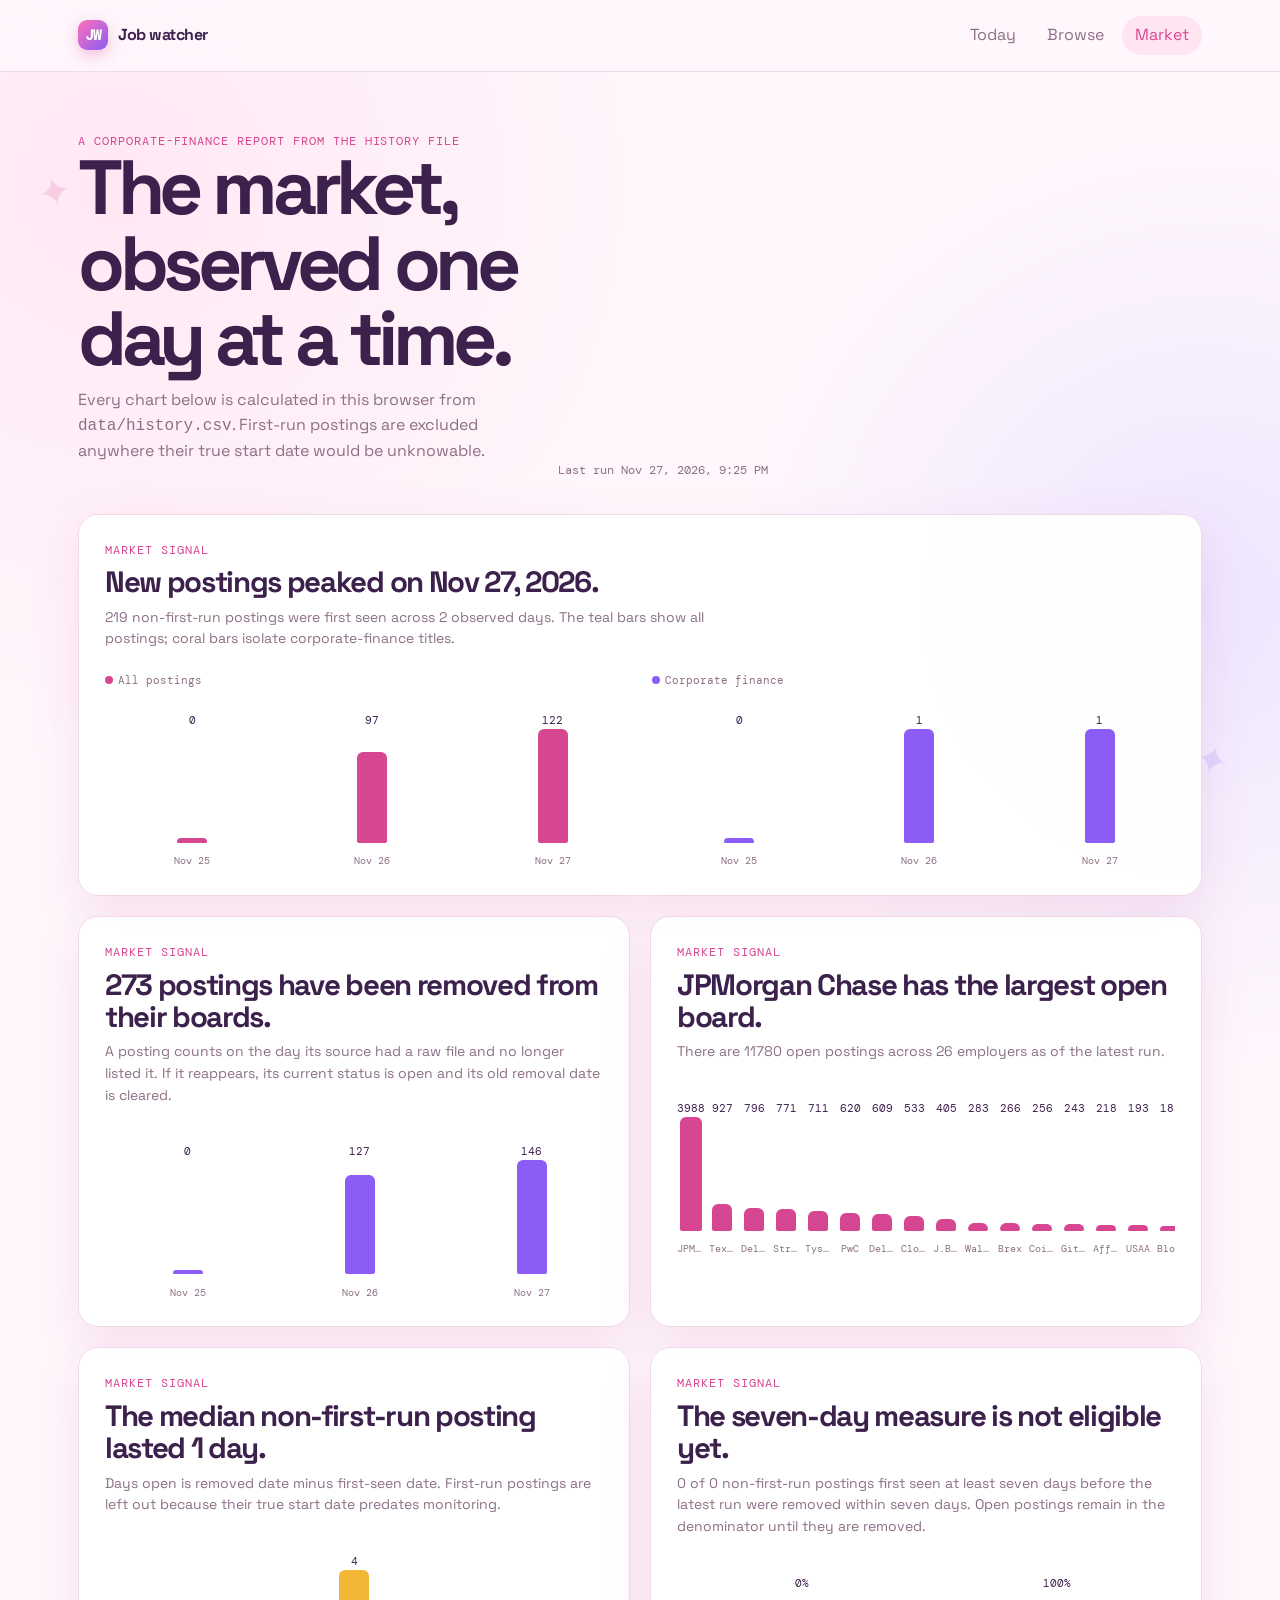
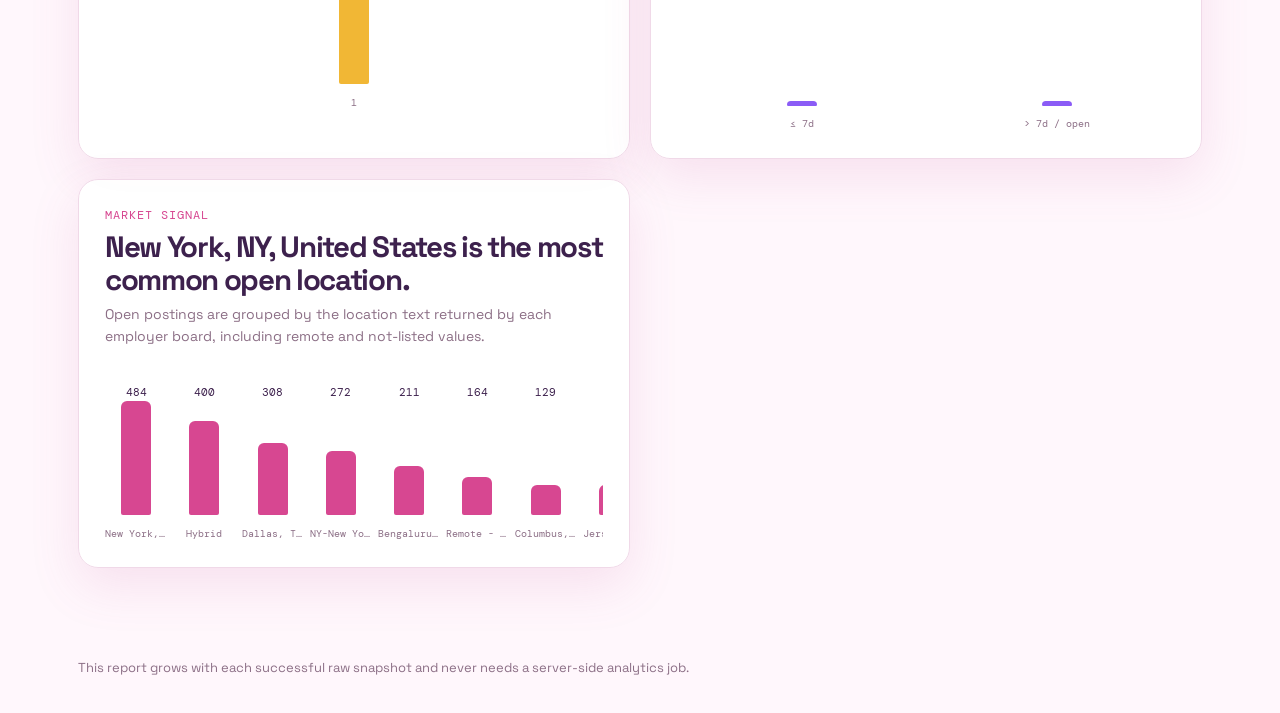
<file: market.html>
<!doctype html>
<html lang="en">
<head>
  <meta charset="utf-8"><meta name="viewport" content="width=device-width, initial-scale=1">
  <meta name="theme-color" content="#087f80"><link rel="manifest" href="manifest.webmanifest"><link rel="stylesheet" href="styles.css"><title>Job watcher · Market</title>
</head>
<body data-page="market">
  <header class="site-header"><nav class="nav"><a class="brand" href="index.html"><span class="brand-mark">JW</span><span>Job watcher</span></a><div class="nav-links"><a class="nav-link" data-page="index" href="index.html">Today</a><a class="nav-link" data-page="browse" href="browse.html">Browse</a><a class="nav-link" data-page="market" href="market.html">Market</a></div></nav></header>
  <main class="main"><section class="hero market-intro"><div><div class="eyebrow">A corporate-finance report from the history file</div><h1>The market, observed one day at a time.</h1><p>Every chart below is calculated in this browser from <code>data/history.csv</code>. First-run postings are excluded anywhere their true start date would be unknowable.</p></div><div class="last-run" data-last-run>Loading latest run…</div></section><div class="market-grid" data-market></div></main>
  <footer class="site-footer">This report grows with each successful raw snapshot and never needs a server-side analytics job.</footer>
  <script src="app.js"></script>
</body>
</html>
</file>
<file: styles.css>
@import url('https://fonts.googleapis.com/css2?family=DM+Mono:wght@400;500&family=Space+Grotesk:wght@400;500;600;700&display=swap');

:root { --ink: #3d214d; --muted: #8c6f86; --paper: #fff7fc; --panel: rgba(255,255,255,.94); --line: #f0d9e8; --teal: #d74791; --teal-light: #ffe4f1; --coral: #8b5cf6; --coral-light: #eee7ff; --gold: #f1b735; --shadow: 0 18px 50px rgba(190, 79, 145, .13); }
* { box-sizing: border-box; }
html { scroll-behavior: smooth; }
body { position: relative; margin: 0; color: var(--ink); background: radial-gradient(circle at 9% 8%, #ffe8f4 0, transparent 24%), radial-gradient(circle at 94% 26%, #eee5ff 0, transparent 22%), var(--paper); font-family: "Space Grotesk", system-ui, sans-serif; font-size: 16px; line-height: 1.55; }
body::before, body::after { position: fixed; z-index: -1; color: rgba(215, 71, 145, .18); content: "✦"; font-size: 40px; pointer-events: none; }
body::before { top: 18%; left: 3%; transform: rotate(-14deg); }
body::after { right: 4%; bottom: 12%; color: rgba(139, 92, 246, .16); transform: rotate(17deg); }
a { color: inherit; }
.site-header { border-bottom: 1px solid var(--line); background: rgba(255,247,252,.9); position: sticky; top: 0; z-index: 2; backdrop-filter: blur(16px); }
.nav { display: flex; align-items: center; justify-content: space-between; gap: 24px; max-width: 1180px; margin: 0 auto; padding: 16px 28px; }
.brand { display: flex; align-items: center; gap: 10px; text-decoration: none; font-weight: 700; letter-spacing: -.03em; }
.brand-mark { display: grid; place-items: center; width: 30px; height: 30px; border-radius: 9px; color: white; background: linear-gradient(135deg, #ff72b6, #8b5cf6); box-shadow: 0 5px 14px rgba(215, 71, 145, .3); font-family: "DM Mono", monospace; font-size: 14px; }
.nav-links { display: flex; gap: 5px; }
.nav-link { padding: 7px 13px; border-radius: 99px; color: var(--muted); text-decoration: none; }
.nav-link:hover, .nav-link.active { color: var(--teal); background: var(--teal-light); }
.main { max-width: 1180px; margin: 0 auto; padding: 60px 28px 90px; }
.hero { display: grid; grid-template-columns: 1fr auto; align-items: end; gap: 30px; margin-bottom: 38px; }
.eyebrow, .section-kicker { color: var(--teal); font-family: "DM Mono", monospace; font-size: 12px; text-transform: uppercase; letter-spacing: .08em; }
h1, h2, h3, p { margin-top: 0; }
h1 { max-width: 780px; margin-bottom: 12px; font-size: clamp(2.4rem, 6vw, 5.2rem); line-height: .98; letter-spacing: -.07em; }
h2 { margin: 7px 0 8px; font-size: clamp(1.4rem, 2.3vw, 2.1rem); line-height: 1.1; letter-spacing: -.045em; }
h3 { margin: 4px 0 5px; font-size: 1.15rem; line-height: 1.2; }
.hero p, .market-section > p { max-width: 650px; color: var(--muted); }
.focus-links { display: flex; flex-wrap: wrap; align-items: center; gap: 8px; margin-top: 19px; }
.focus-links a { padding: 7px 12px; border: 1px solid #efabd0; border-radius: 99px; color: var(--teal); background: linear-gradient(135deg, #ffe4f1, #f3edff); font-size: 13px; font-weight: 600; text-decoration: none; }
.focus-links a:hover { color: white; background: var(--teal); }
.focus-label { color: var(--muted); font-family: "DM Mono", monospace; font-size: 11px; text-transform: uppercase; letter-spacing: .07em; }
.last-run { color: var(--muted); font-family: "DM Mono", monospace; font-size: 12px; white-space: nowrap; }
.count-grid { display: grid; grid-template-columns: repeat(4, 1fr); gap: 12px; margin: 28px 0 44px; }
.count-card { padding: 22px; border: 1px solid var(--line); border-radius: 18px; background: var(--panel); box-shadow: var(--shadow); }
.count-card:nth-child(2) { background: linear-gradient(135deg, #ffe4f1, #fff); border-color: transparent; }
.count-card:nth-child(4) { background: linear-gradient(135deg, #eee7ff, #fff); border-color: transparent; }
.count-number { display: block; margin-bottom: 4px; font-size: 2.7rem; font-weight: 700; line-height: 1; letter-spacing: -.07em; }
.count-label { color: var(--muted); font-size: 14px; }
.layout-two { display: grid; grid-template-columns: .75fr 1.25fr; gap: 22px; align-items: start; }
.panel { padding: 25px; border: 1px solid var(--line); border-radius: 20px; background: var(--panel); box-shadow: var(--shadow); }
.panel h2 { font-size: 1.45rem; }
.source-list { padding: 0; margin: 18px 0 0; list-style: none; }
.source-list li { display: grid; grid-template-columns: 10px 1fr auto; gap: 9px; align-items: center; padding: 12px 0; border-bottom: 1px solid var(--line); font-size: 14px; }
.source-list li:last-child { border-bottom: 0; }
.source-count { color: var(--muted); font-family: "DM Mono", monospace; font-size: 12px; }
.source-error { grid-column: 2 / -1; color: var(--coral); font-size: 12px; overflow-wrap: anywhere; }
.source-dot { width: 8px; height: 8px; border-radius: 50%; background: var(--coral); }
.source-dot.ok { background: var(--teal); }
.posting-list { display: grid; gap: 10px; }
.posting-card { display: grid; grid-template-columns: 28px 1fr auto; gap: 12px; align-items: center; padding: 16px; border: 1px solid var(--line); border-radius: 15px; background: var(--panel); }
.posting-card:hover { border-color: #ef9bc4; box-shadow: 0 10px 28px rgba(215, 71, 145, .1); }
.posting-main { min-width: 0; }
.posting-main h3 a { text-decoration: none; }
.posting-main h3 a:hover { color: var(--teal); }
.posting-meta { margin: 0; color: var(--muted); font-size: 13px; }
.star { align-self: start; padding: 0; border: 0; color: var(--muted); background: none; cursor: pointer; font-size: 25px; line-height: 1; }
.star.saved { color: var(--gold); }
.apply-link { padding: 8px 13px; border: 1px solid var(--teal); border-radius: 99px; color: var(--teal); background: #fff8fc; text-decoration: none; font-size: 13px; font-weight: 600; }
.apply-link:hover { color: white; background: var(--teal); }
.empty-state, .error-state { padding: 24px; border: 1px dashed #b9c9c6; border-radius: 15px; color: var(--muted); }
.toolbar { display: grid; grid-template-columns: minmax(170px, 1fr) repeat(4, minmax(130px, 180px)); gap: 10px; align-items: center; margin: 22px 0 16px; }
.field { width: 100%; padding: 11px 12px; border: 1px solid var(--line); border-radius: 10px; color: var(--ink); background: var(--panel); font: inherit; }
.switch-field { display: flex; align-items: center; gap: 9px; white-space: nowrap; font-size: 14px; }
.switch-field input { width: 38px; height: 21px; accent-color: var(--teal); }
.browse-meta { display: flex; align-items: baseline; justify-content: space-between; gap: 16px; margin-bottom: 13px; }
.browse-meta p { color: var(--muted); font-family: "DM Mono", monospace; font-size: 12px; }
.market-intro { max-width: 690px; margin-bottom: 34px; }
.market-grid { display: grid; grid-template-columns: repeat(2, minmax(0, 1fr)); gap: 20px; }
.market-section { min-height: 340px; padding: 26px; border: 1px solid var(--line); border-radius: 20px; background: var(--panel); box-shadow: var(--shadow); }
.market-section:first-child { grid-column: 1 / -1; }
.market-section > p { font-size: 14px; }
.bar-chart { display: flex; align-items: end; gap: 6px; min-height: 160px; padding-top: 20px; overflow-x: auto; }
.bar-column { display: grid; grid-template-rows: 20px 1fr 26px; align-items: end; min-width: max(26px, calc(100% / var(--bar-count))); height: 160px; text-align: center; }
.bar { width: min(30px, 80%); min-height: 4px; margin: 0 auto; border-radius: 6px 6px 2px 2px; }
.bar.teal { background: var(--teal); }.bar.coral { background: var(--coral); }.bar.gold { background: var(--gold); }
.bar-value { font-family: "DM Mono", monospace; font-size: 11px; }
.bar-label { overflow: hidden; color: var(--muted); font-family: "DM Mono", monospace; font-size: 10px; text-overflow: ellipsis; white-space: nowrap; }
.dual-chart { display: grid; grid-template-columns: 1fr 1fr; gap: 24px; }
.legend { display: block; margin-top: 8px; color: var(--muted); font-family: "DM Mono", monospace; font-size: 11px; }.teal-key::before, .coral-key::before { display: inline-block; width: 8px; height: 8px; margin-right: 5px; border-radius: 50%; content: ""; }.teal-key::before { background: var(--teal); }.coral-key::before { background: var(--coral); }
.chart-empty { display: grid; place-items: center; min-height: 160px; color: var(--muted); font-size: 13px; }
.site-footer { max-width: 1180px; margin: 0 auto; padding: 0 28px 35px; color: var(--muted); font-size: 13px; }
@media (max-width: 800px) { .hero, .layout-two, .market-grid { grid-template-columns: 1fr; }.market-section:first-child { grid-column: auto; }.count-grid { grid-template-columns: repeat(2, 1fr); }.toolbar { grid-template-columns: 1fr 1fr; }.toolbar .search { grid-column: 1 / -1; }.nav { align-items: flex-start; }.nav-links { flex-wrap: wrap; justify-content: end; } }
@media (max-width: 520px) { .main { padding: 38px 17px 60px; }.nav { padding: 13px 17px; }.brand span:last-child { display: none; }.nav-links { gap: 0; }.nav-link { padding: 6px 8px; font-size: 14px; }.count-grid { gap: 8px; }.count-card { padding: 16px; }.count-number { font-size: 2.2rem; }.posting-card { grid-template-columns: 25px 1fr; }.apply-link { grid-column: 2; justify-self: start; }.dual-chart { grid-template-columns: 1fr; } }
</file>
